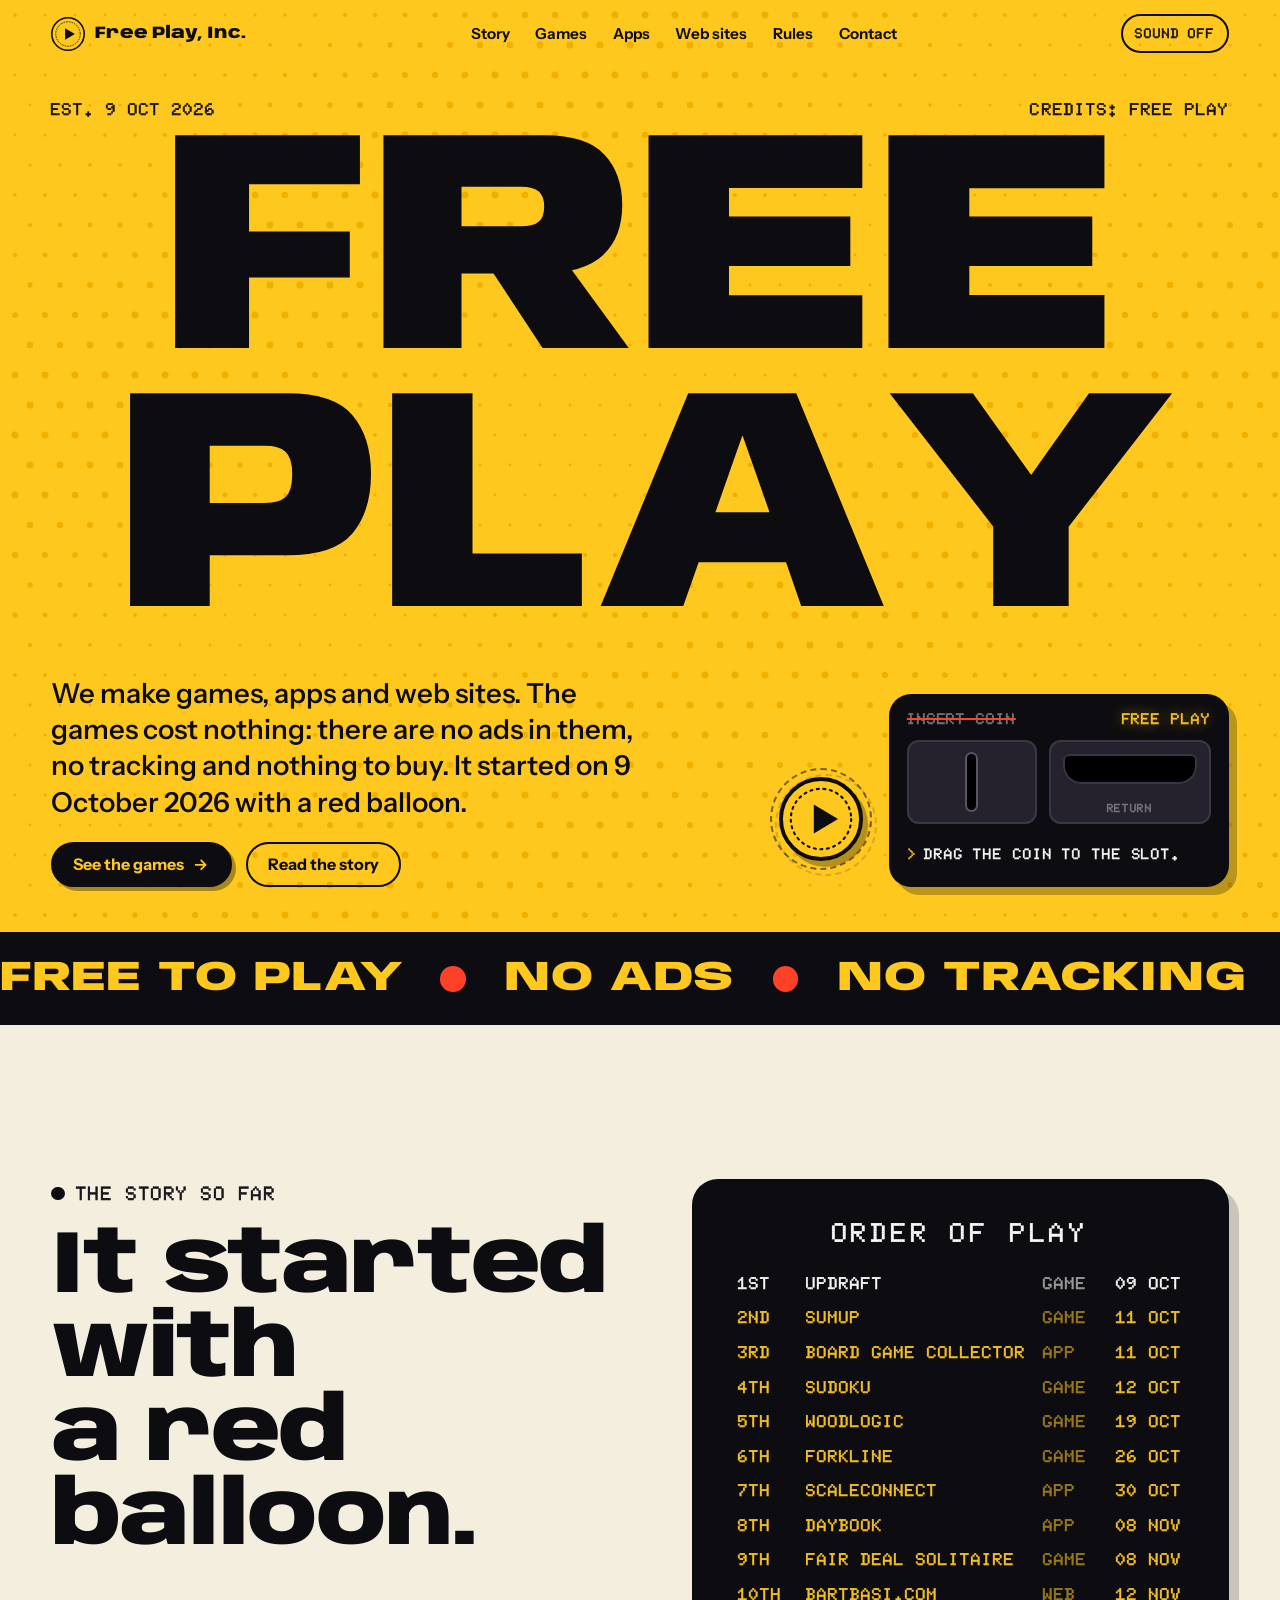
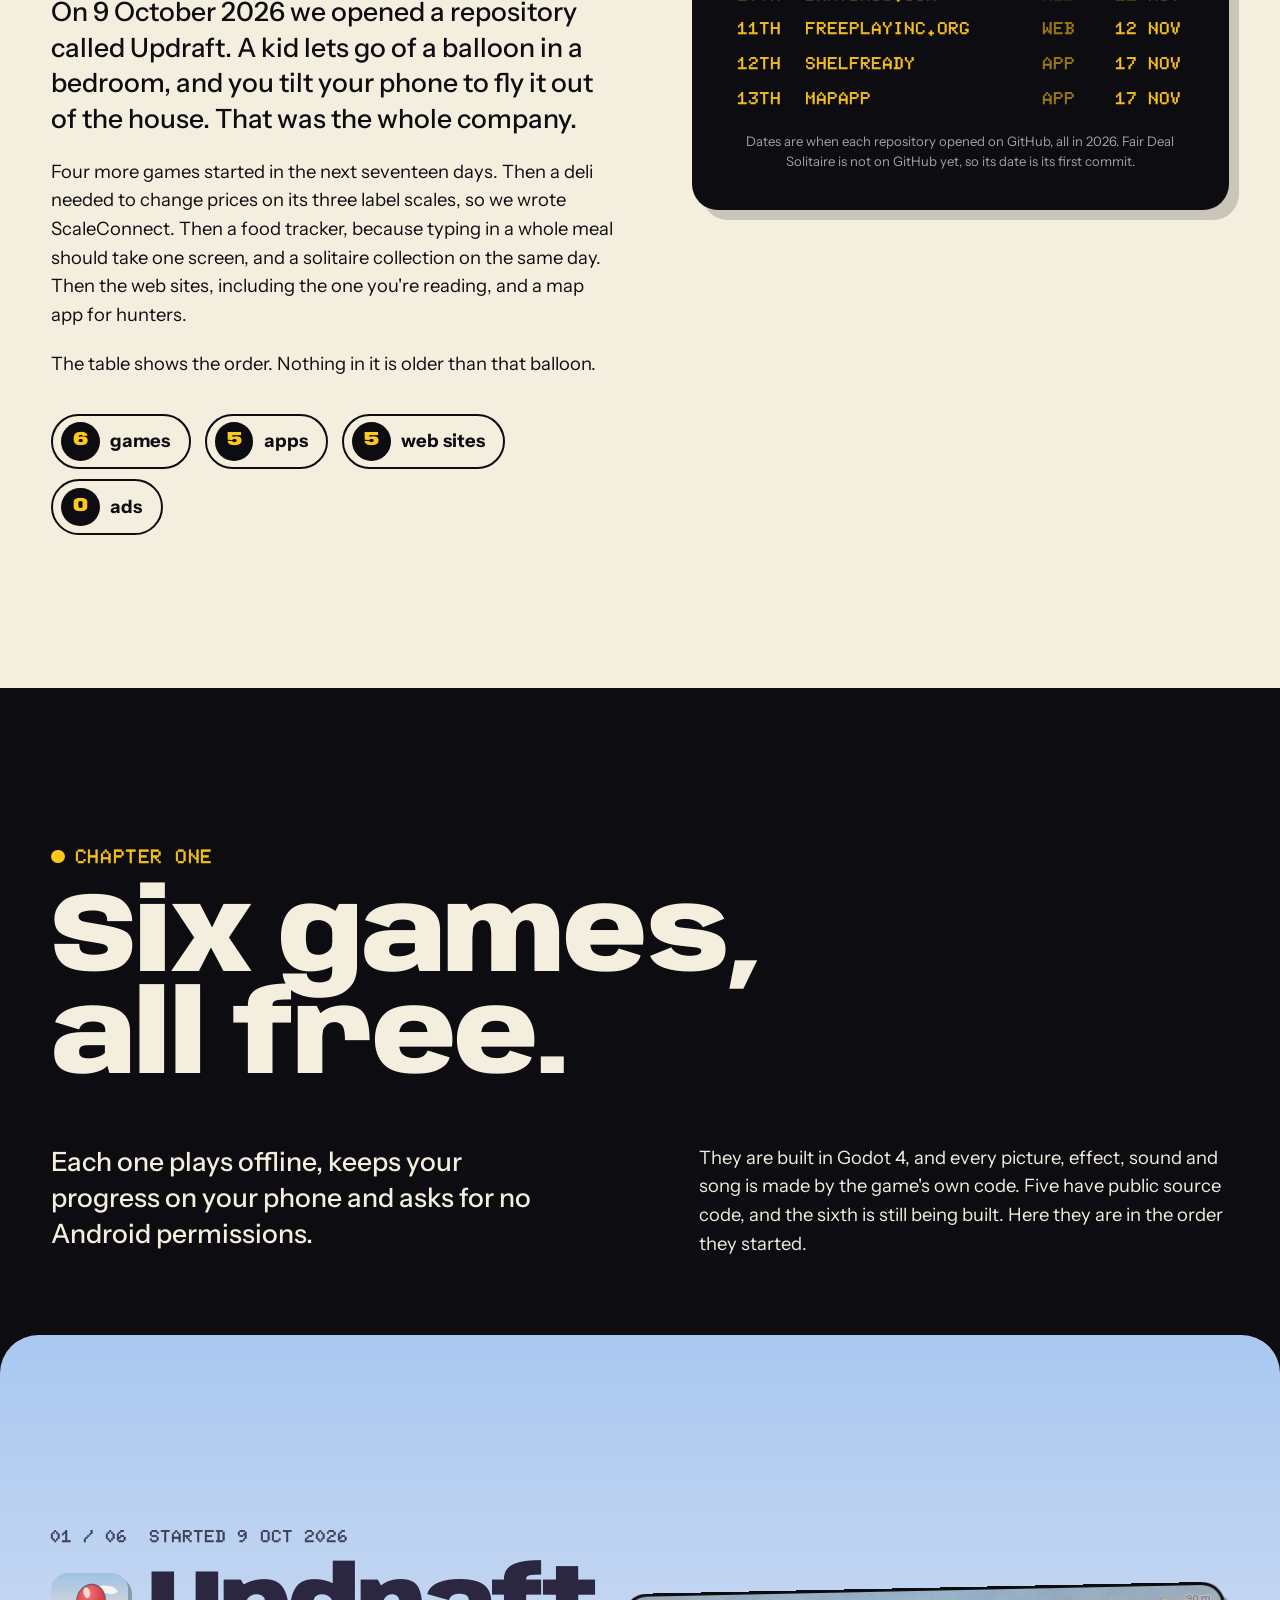
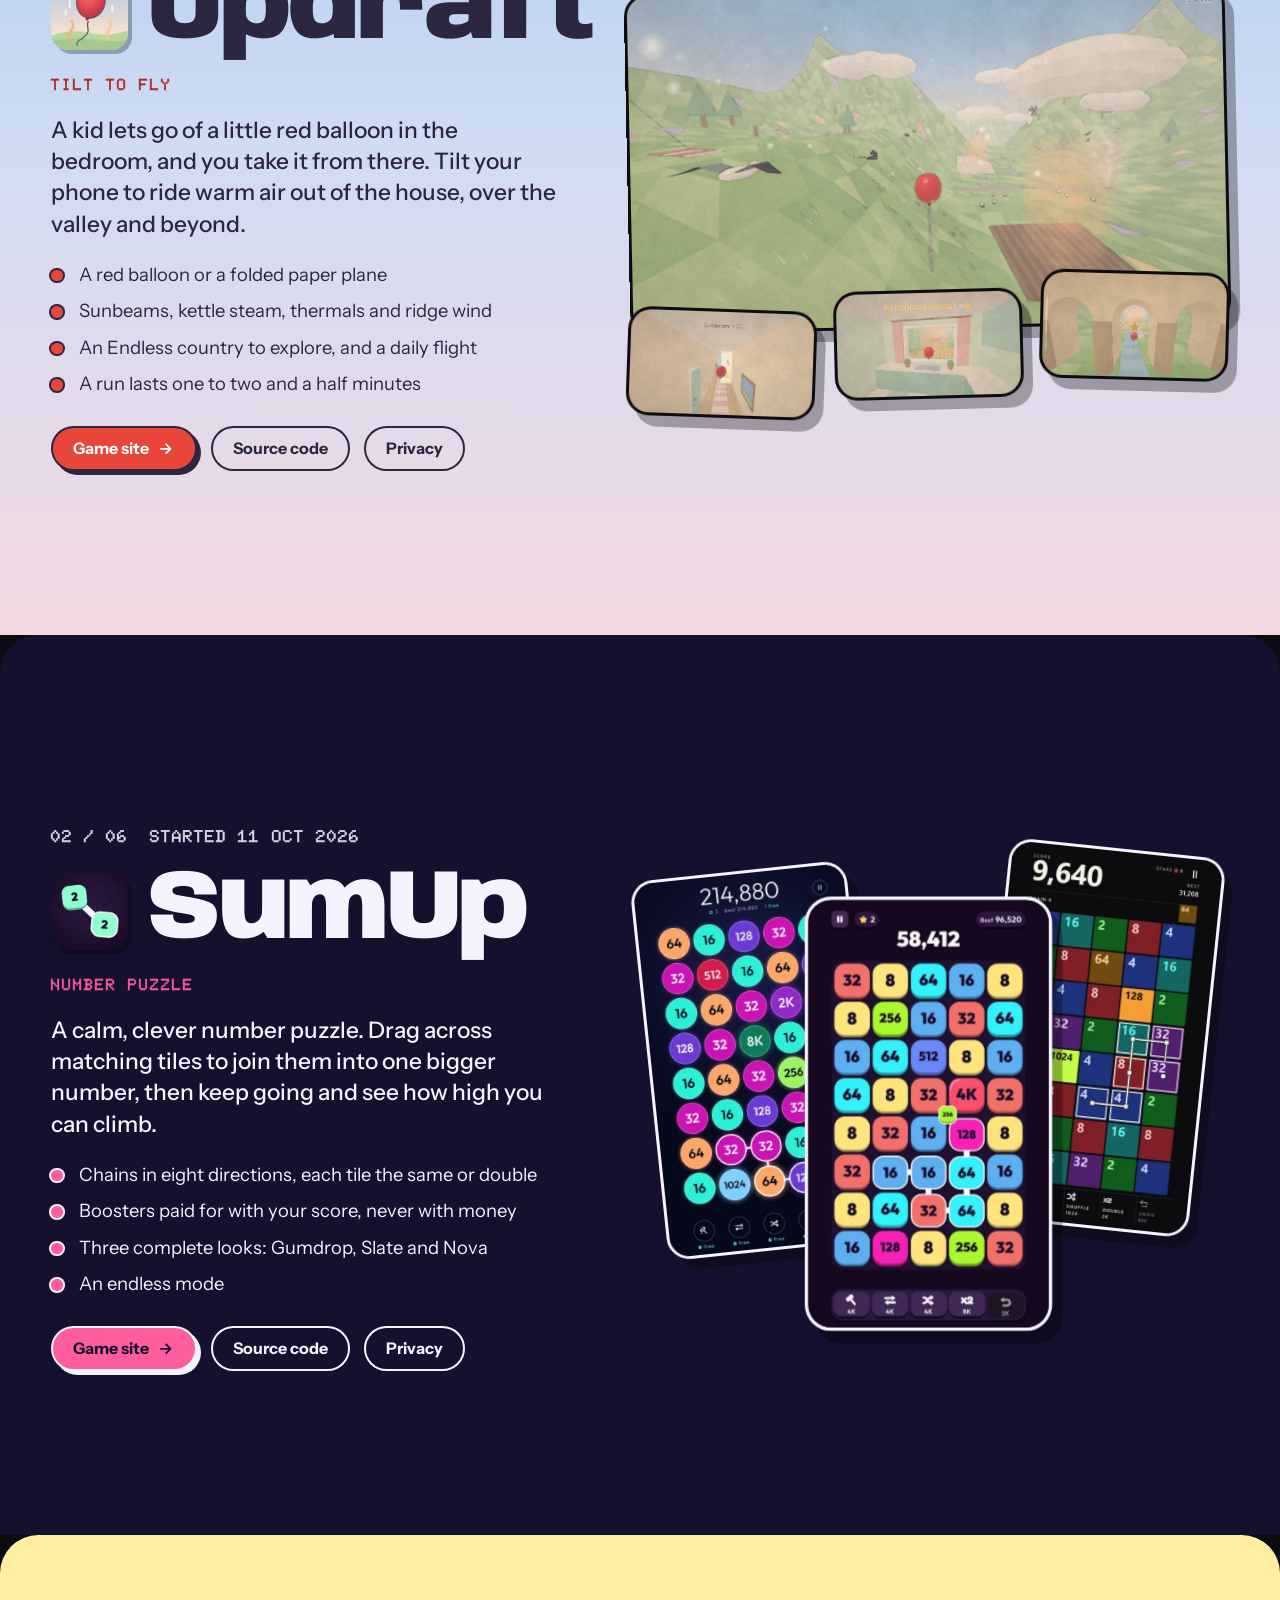
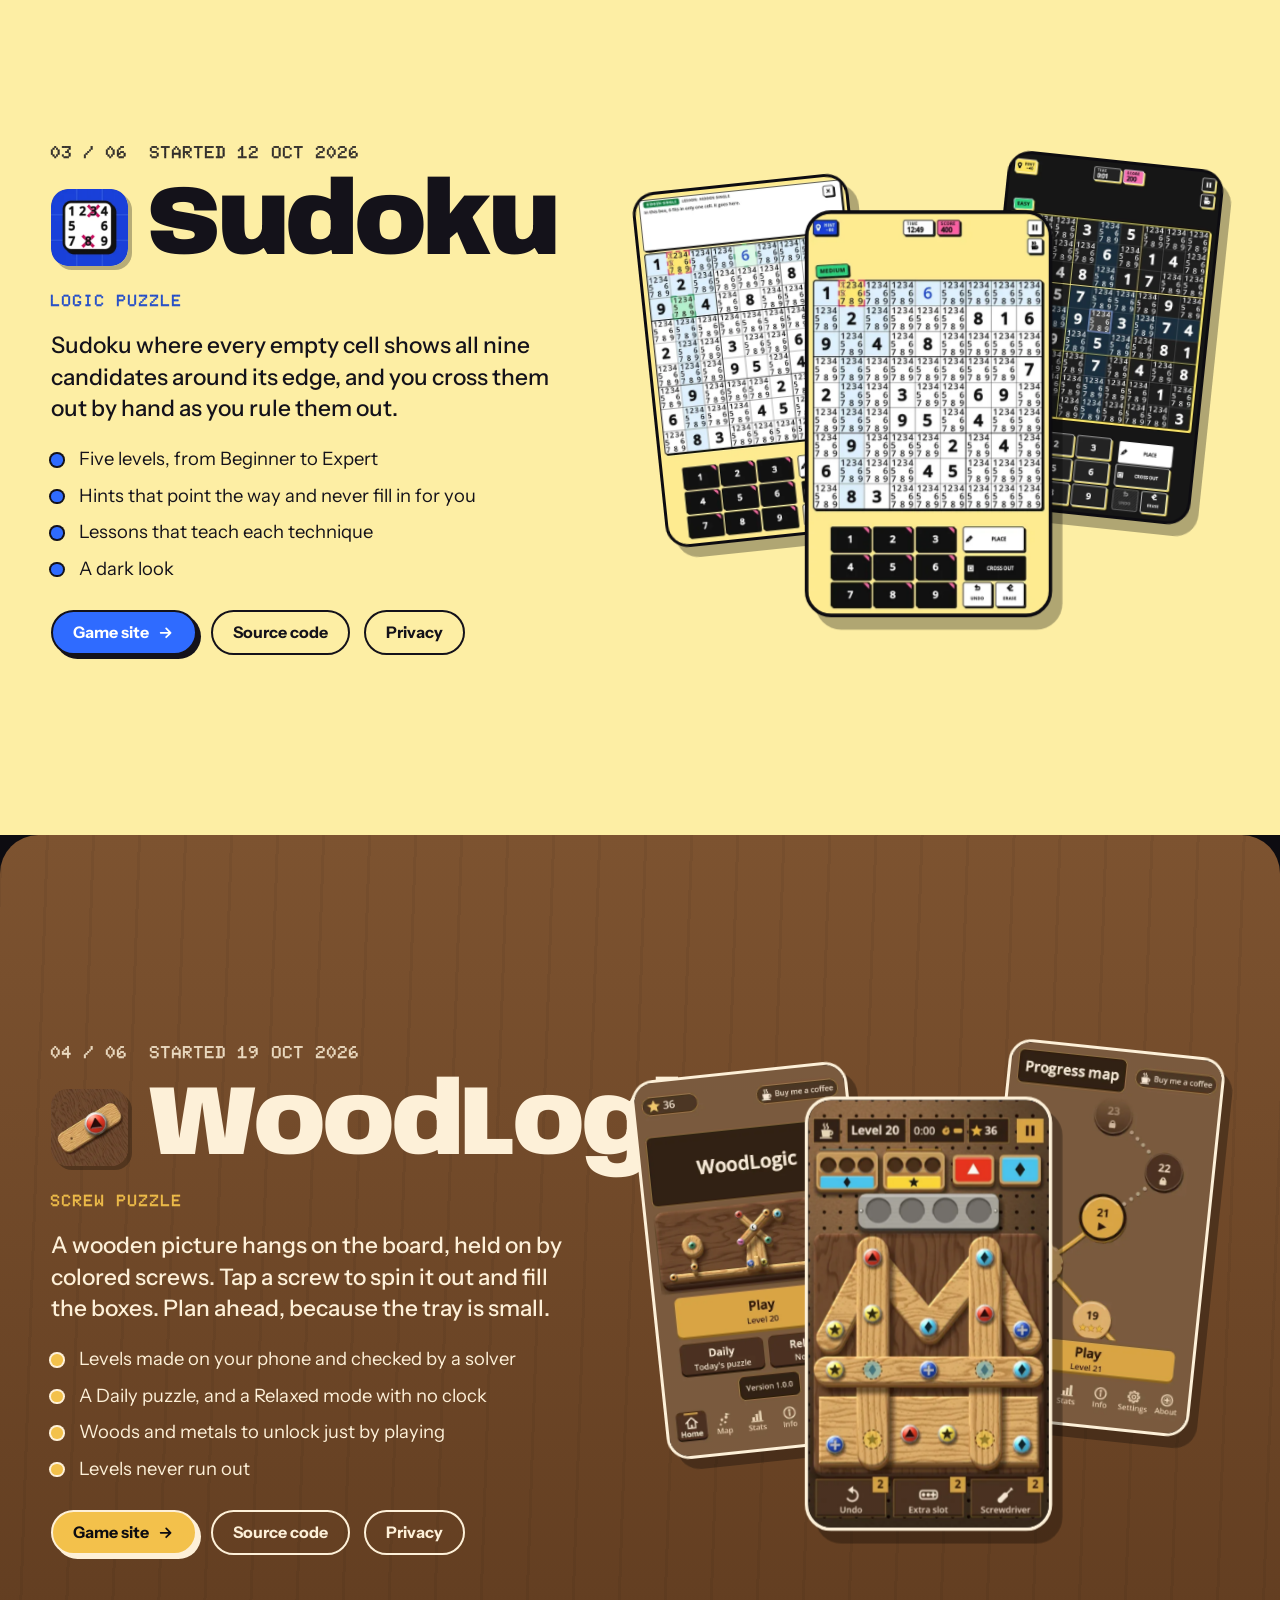
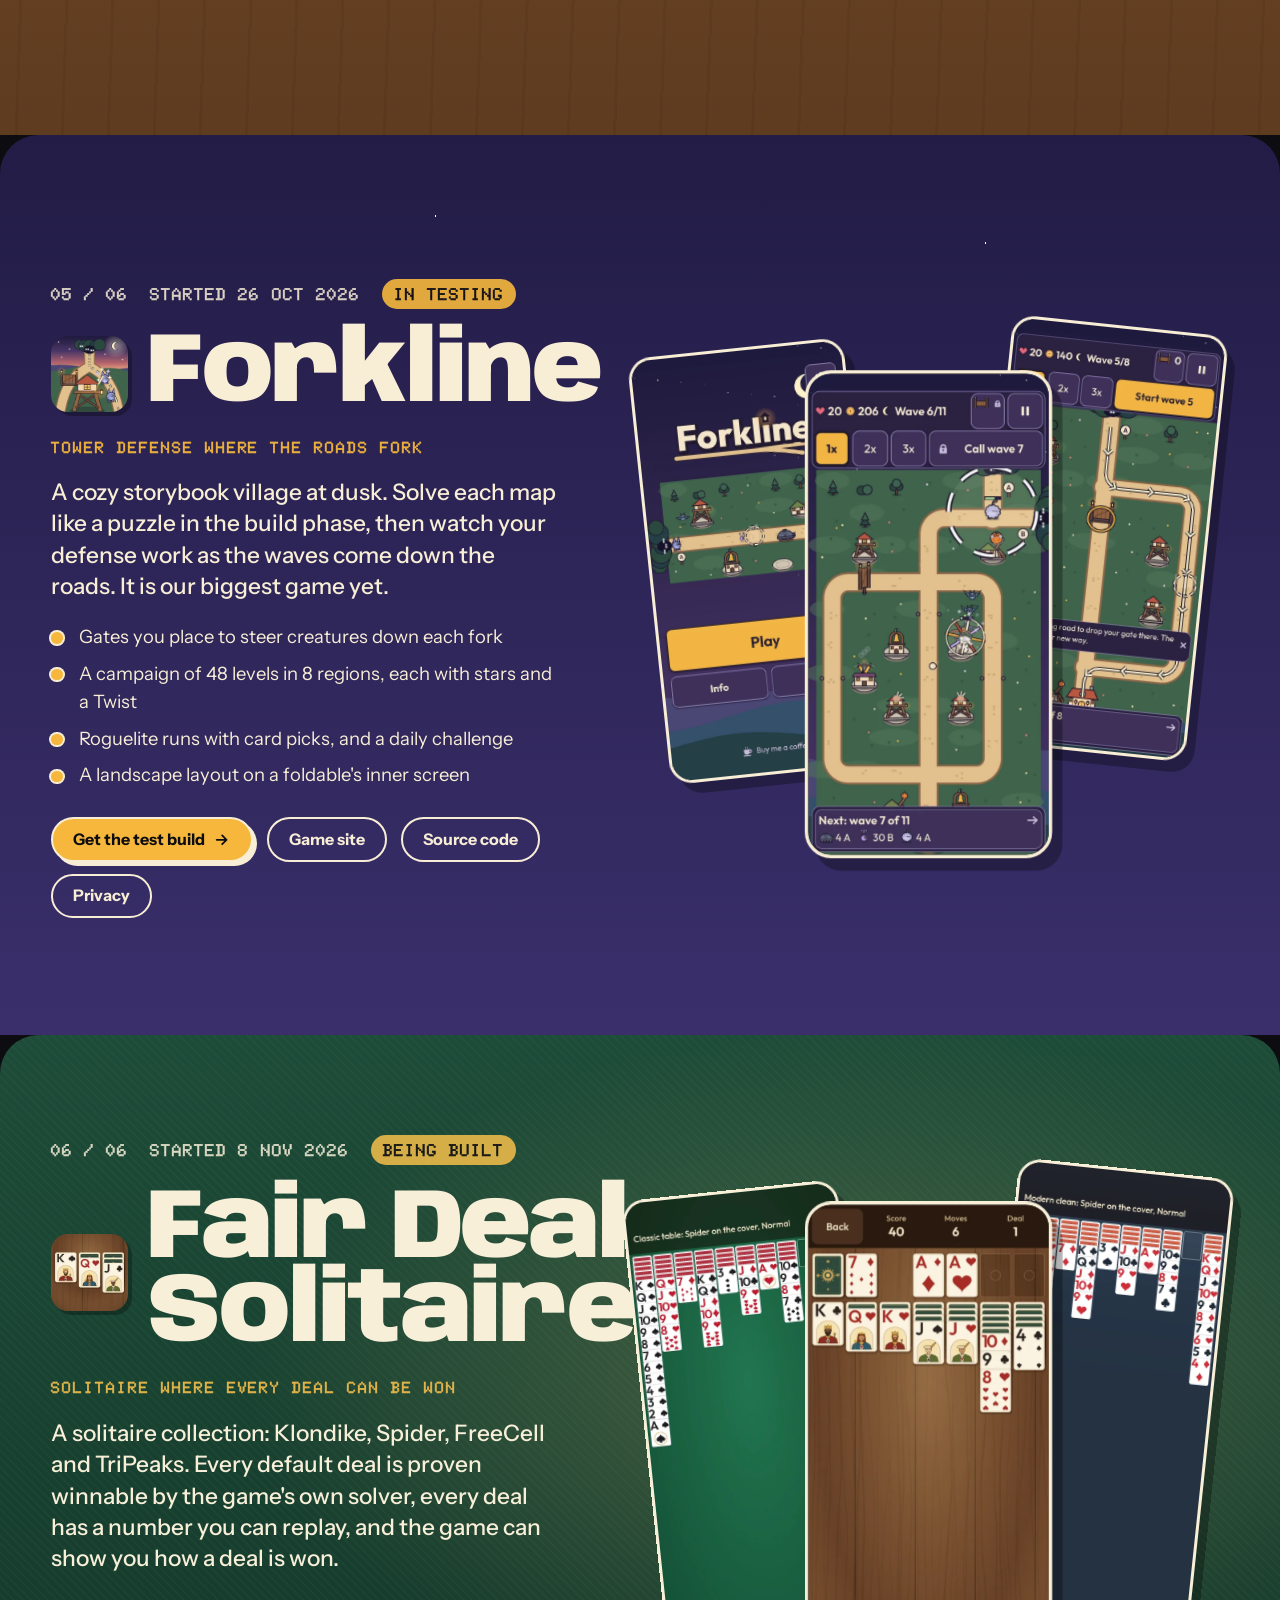
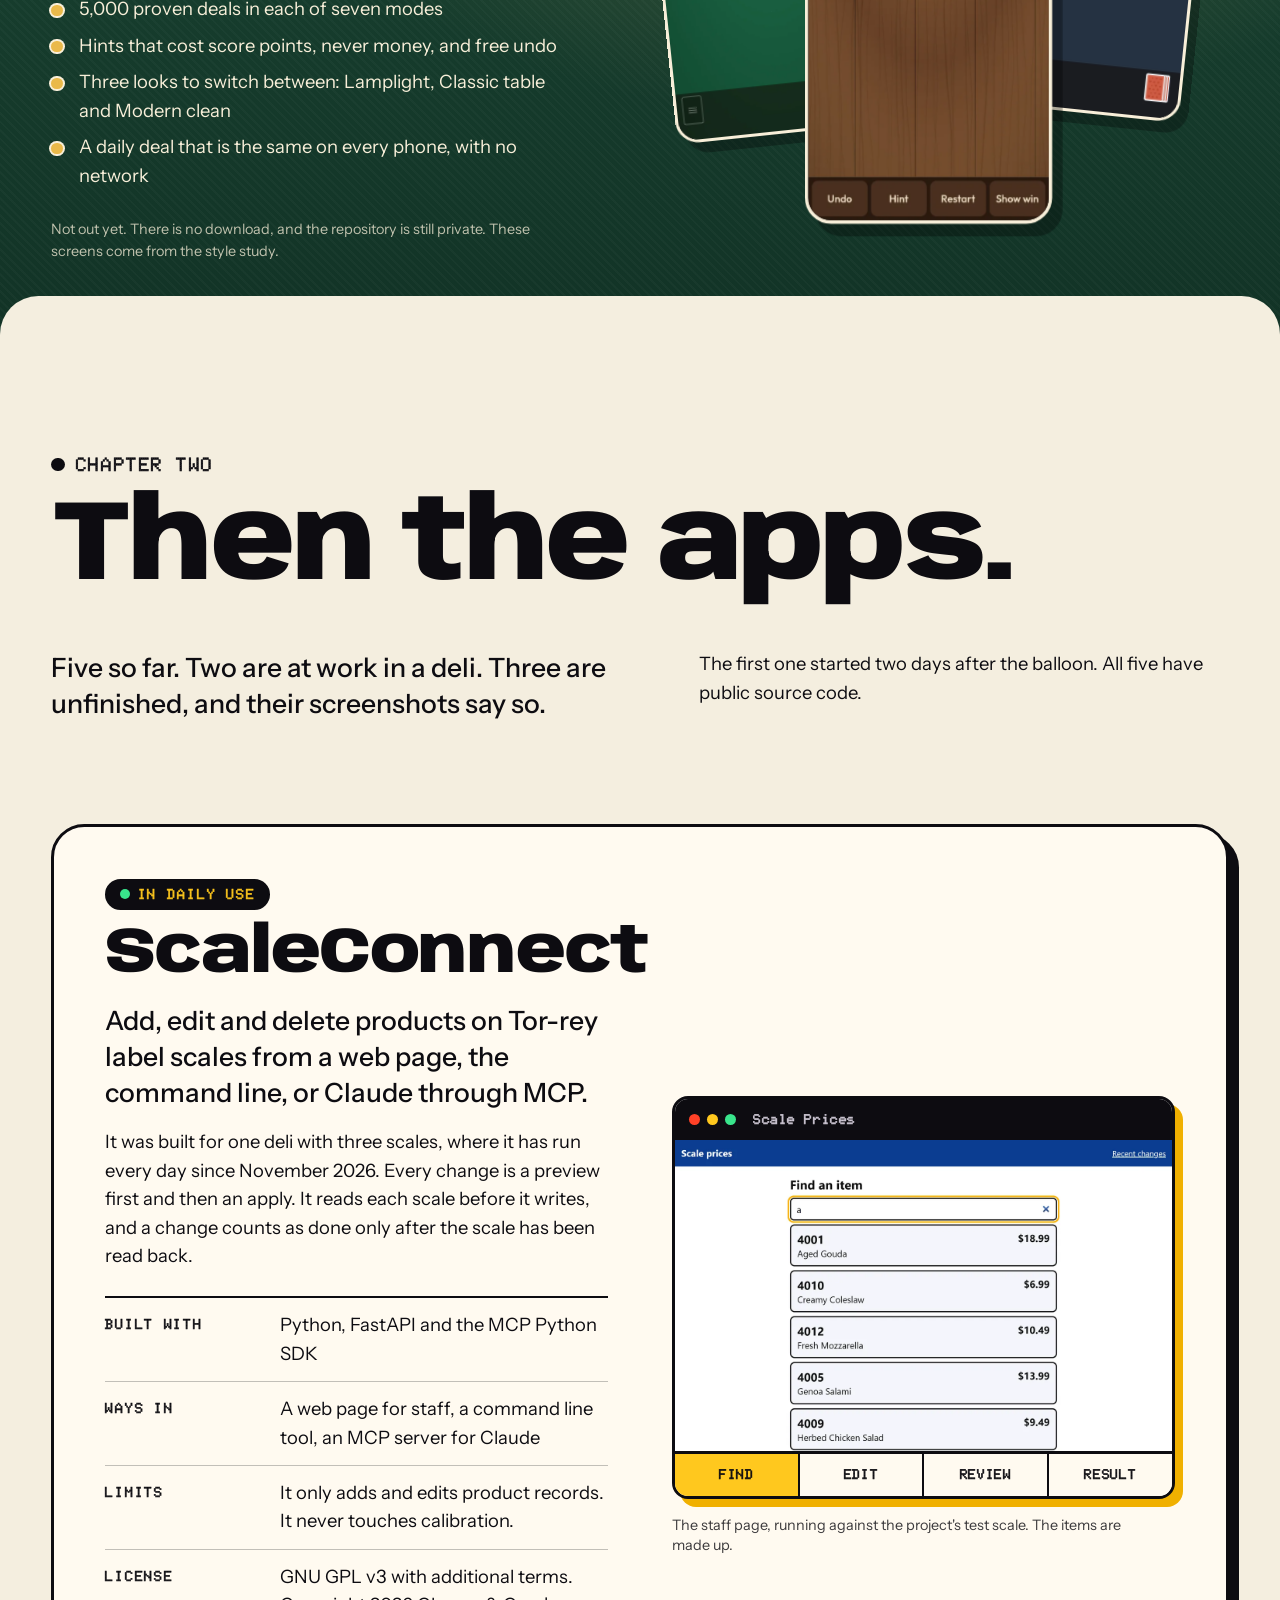
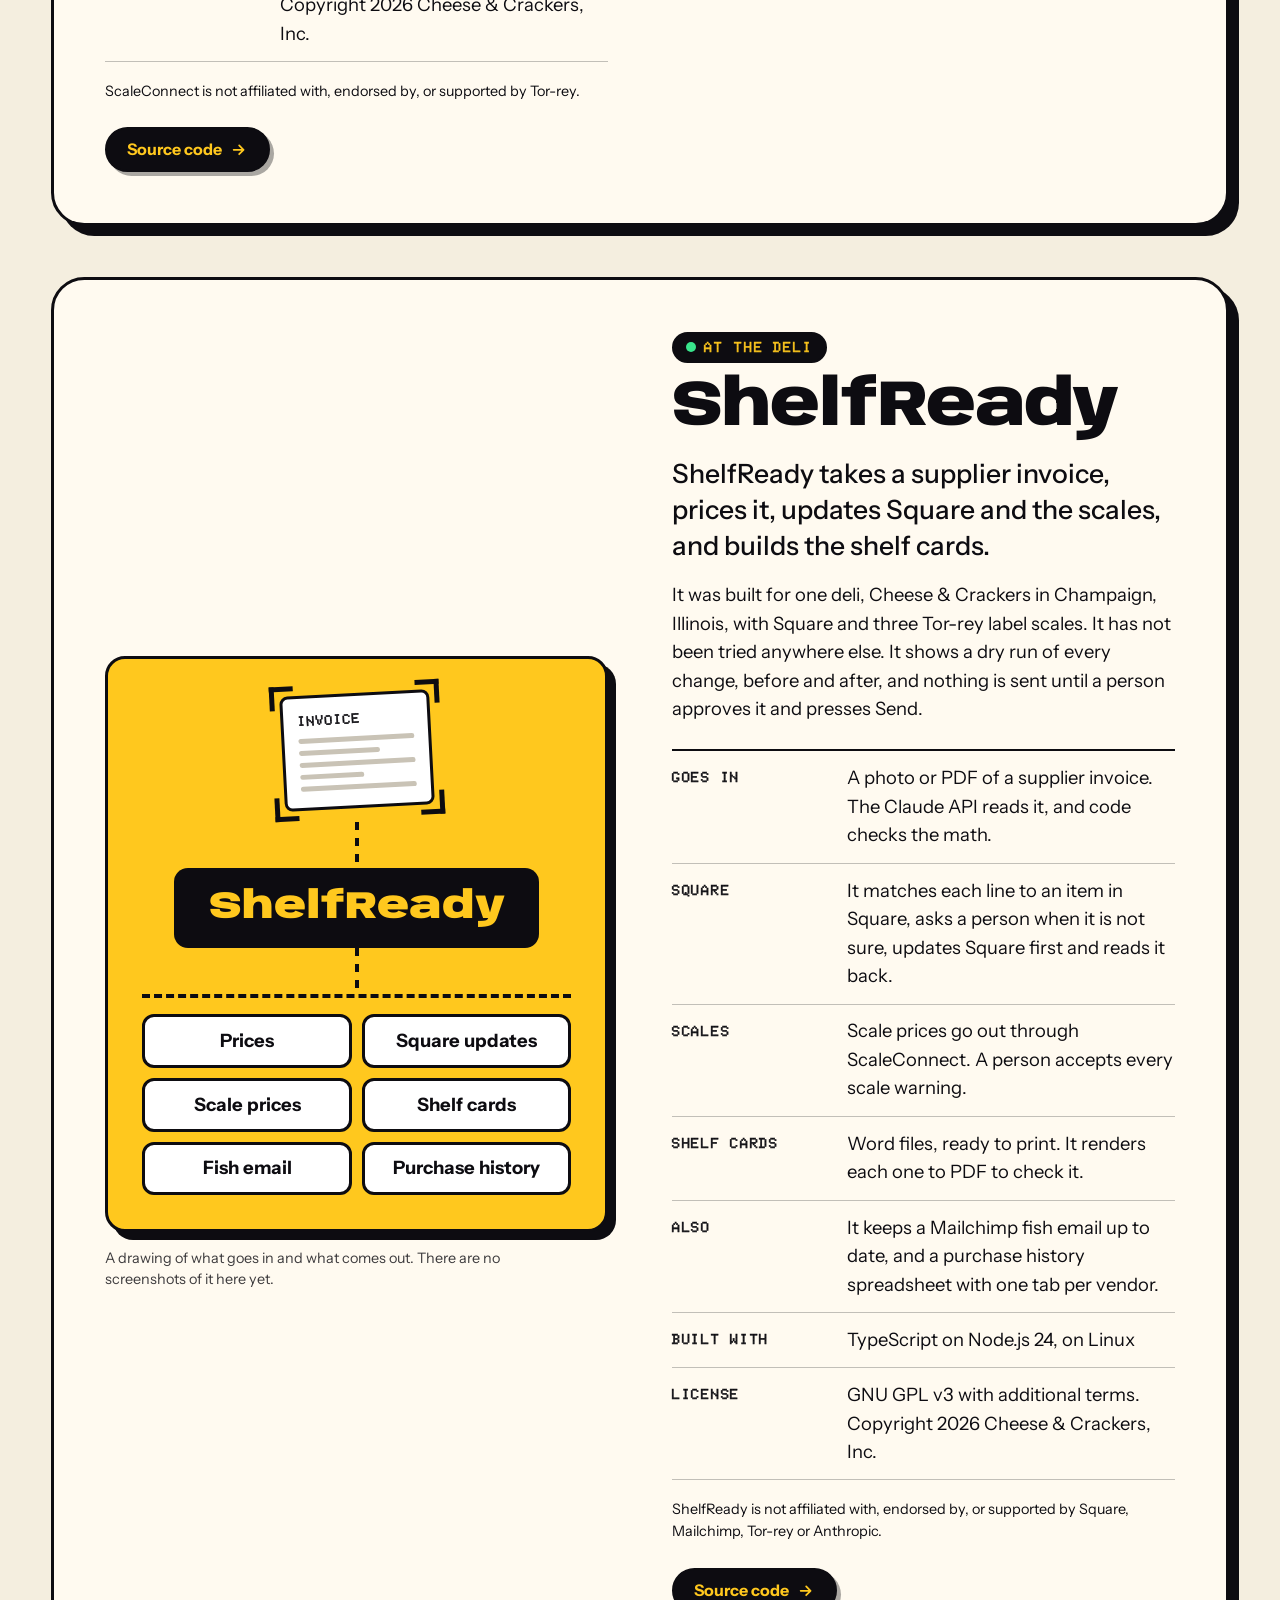
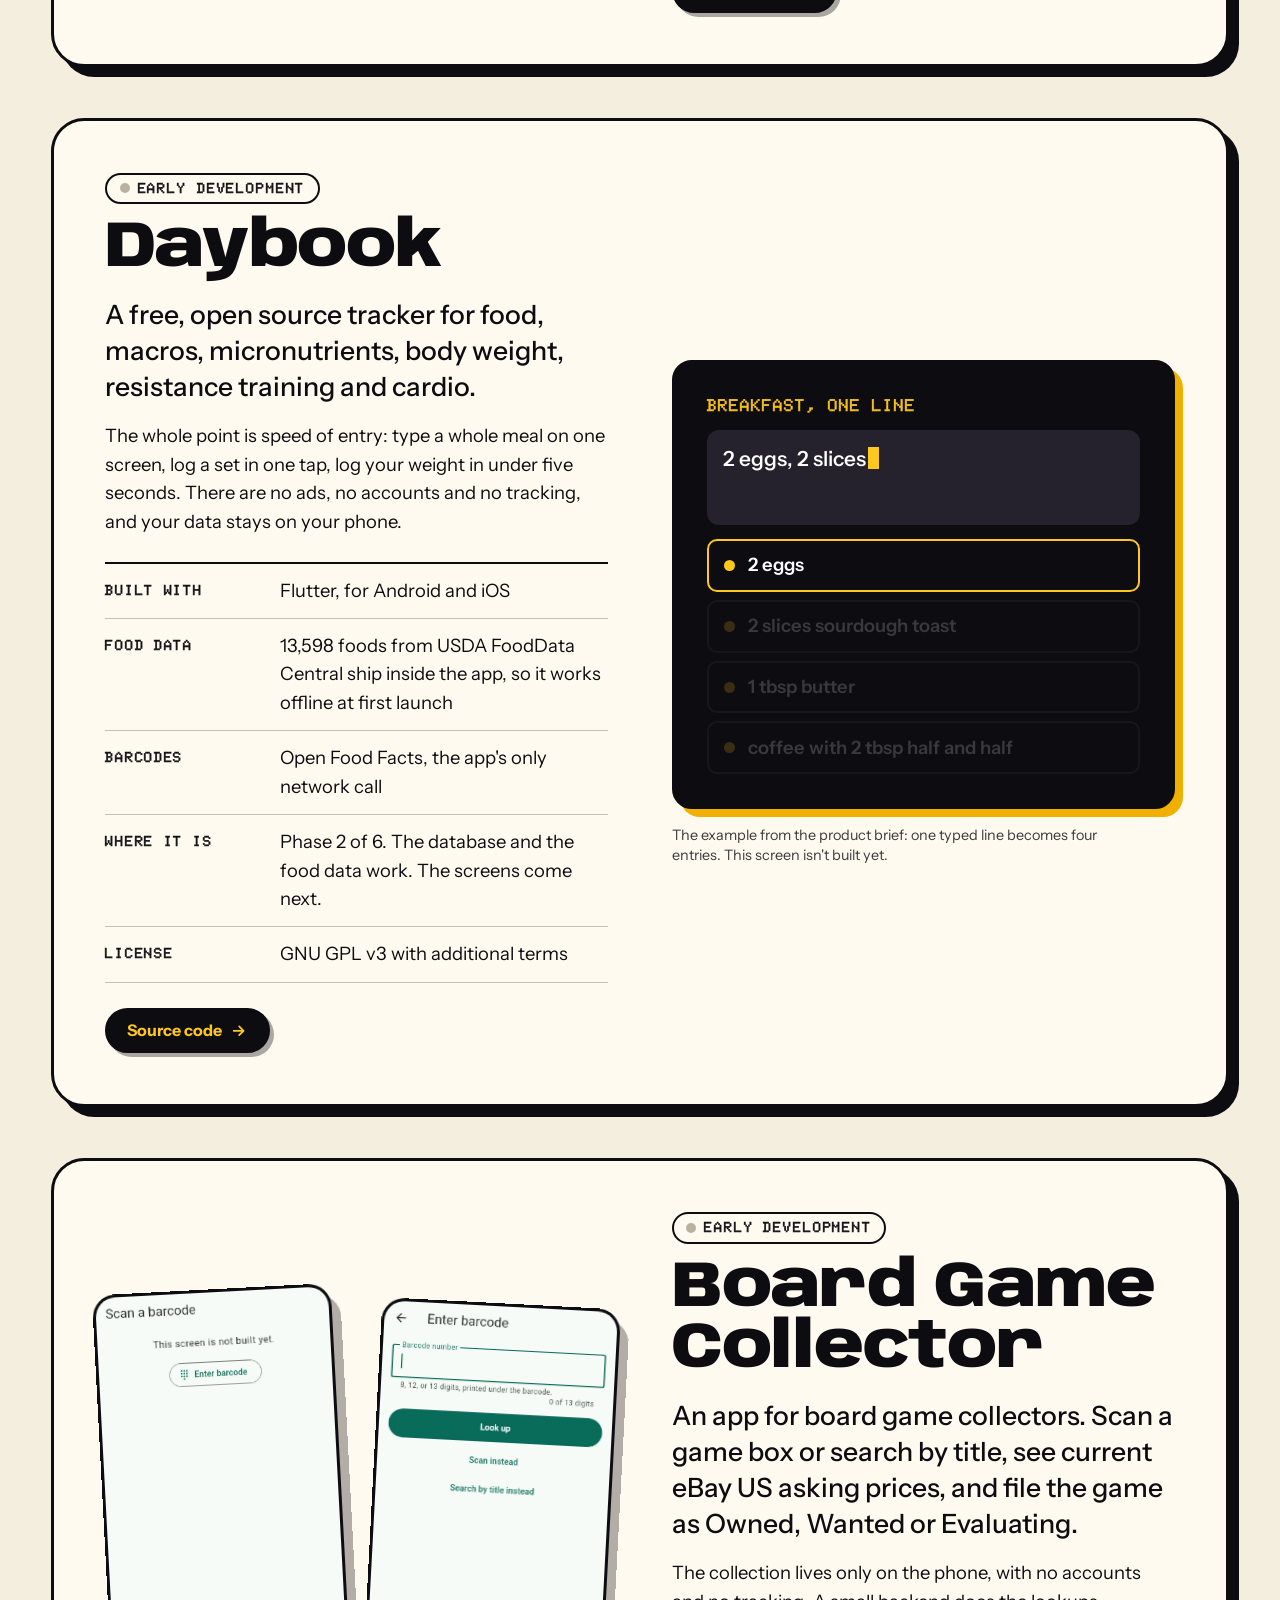
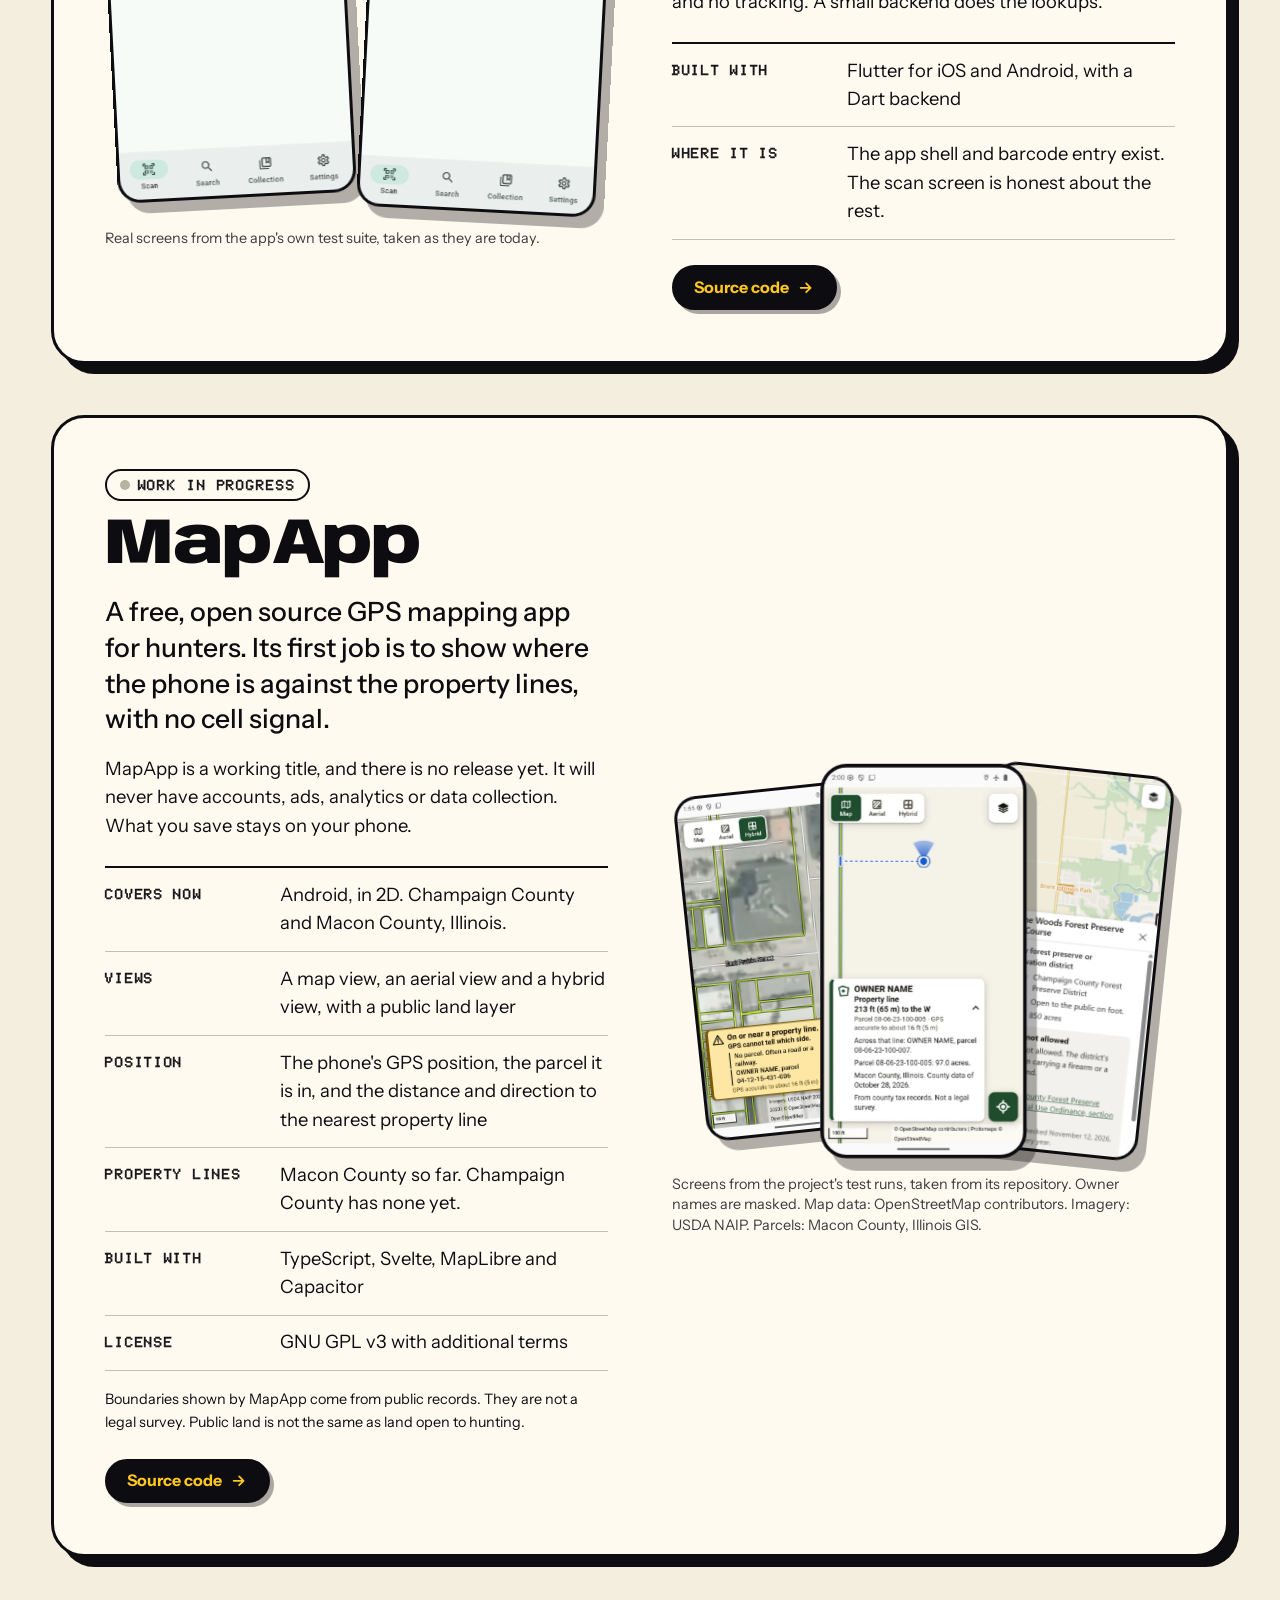
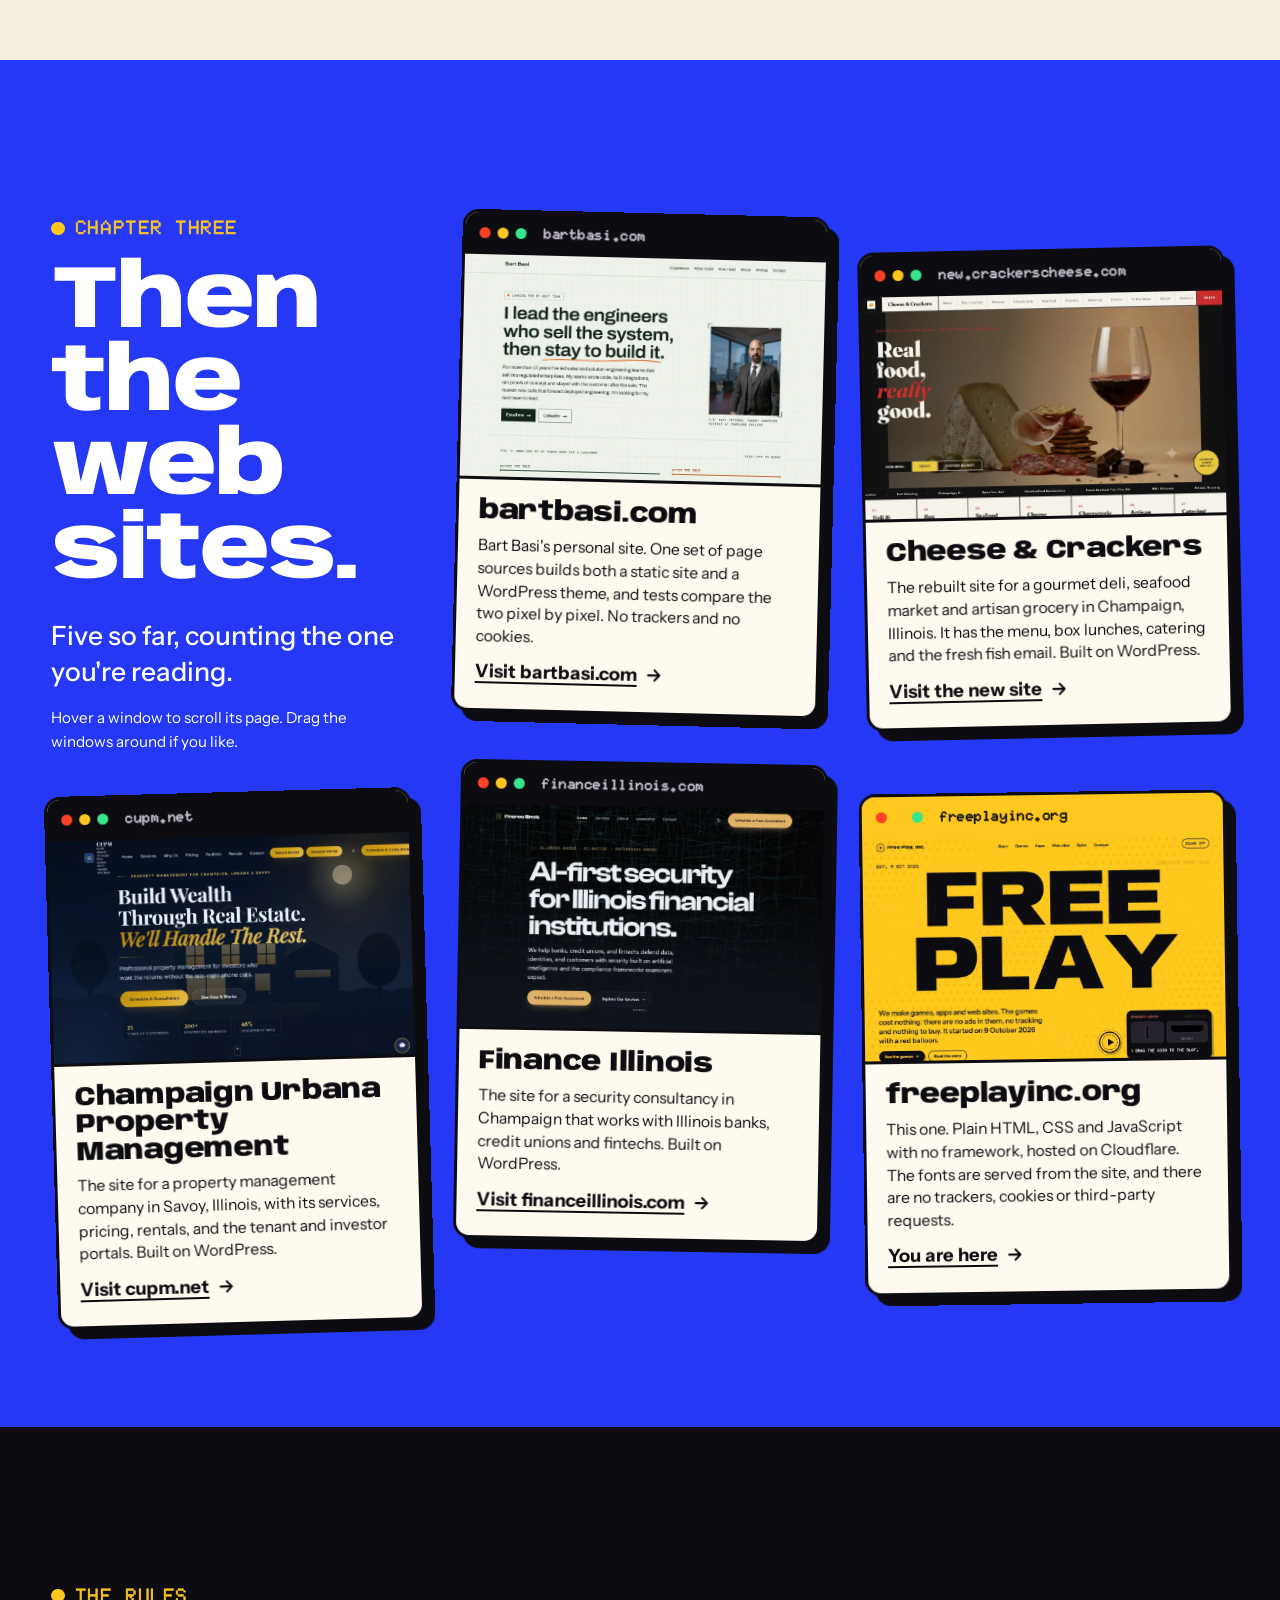
<file: index.html>
<!doctype html>
<html lang="en">
<head>
<meta charset="utf-8">
<meta name="viewport" content="width=device-width, initial-scale=1">
<title>Free Play, Inc. | Free games, apps and web sites</title>
<meta name="description" content="Free Play, Inc. makes free Android games with no ads, no tracking and nothing to buy. It started on 9 October 2026 with a red balloon, and now makes apps and web sites too.">
<link rel="canonical" href="https://freeplayinc.org/">
<meta name="theme-color" content="#ffc81e">
<meta property="og:type" content="website">
<meta property="og:url" content="https://freeplayinc.org/">
<meta property="og:title" content="Free Play, Inc.">
<meta property="og:description" content="Free games for Android with no ads, no tracking and nothing to buy. Apps and web sites too.">
<meta property="og:image" content="https://freeplayinc.org/og.png">
<meta property="og:image:width" content="1200">
<meta property="og:image:height" content="630">
<meta name="twitter:card" content="summary_large_image">
<link rel="icon" href="/favicon.svg" type="image/svg+xml">
<link rel="preload" href="/fonts/anybody-latin-wdth-normal.woff2" as="font" type="font/woff2" crossorigin>
<link rel="preload" href="/fonts/instrument-sans-latin-wdth-normal.woff2" as="font" type="font/woff2" crossorigin>
<link rel="stylesheet" href="/css/site.css">
<script>document.documentElement.classList.add('js');</script>
</head>
<body>
<a class="skip" href="#main">Skip to the content</a>

<svg width="0" height="0" style="position:absolute" aria-hidden="true" focusable="false">
  <symbol id="i-coin" viewBox="0 0 64 64">
    <circle cx="32" cy="32" r="30.5" fill="#ffc81e" stroke="#0d0c11" stroke-width="3"/>
    <circle cx="32" cy="32" r="23" fill="none" stroke="#0d0c11" stroke-width="1.6" stroke-dasharray="1.6 3.4" stroke-linecap="round"/>
    <path d="M26.5 21v22L45 32z" fill="#0d0c11"/>
  </symbol>
  <symbol id="i-arrow" viewBox="0 0 24 24">
    <path d="M5 12h13M12.5 6l6 6-6 6" fill="none" stroke="currentColor" stroke-width="2.4" stroke-linecap="round" stroke-linejoin="round"/>
  </symbol>
</svg>

<header class="head" data-tone="ink">
  <a class="brand" href="#top" aria-label="Free Play, Inc., back to the top">
    <svg class="brand__coin" aria-hidden="true"><use href="#i-coin"/></svg>
    <span>Free Play, Inc.</span>
  </a>
  <nav class="nav" id="nav" aria-label="Sections">
    <a href="#story">Story</a>
    <a href="#games">Games</a>
    <a href="#apps">Apps</a>
    <a href="#web">Web sites</a>
    <a href="#rules">Rules</a>
    <a href="#support">Contact</a>
  </nav>
  <div class="head__tools">
    <button class="chip" id="sound" type="button" aria-pressed="false">Sound off</button>
    <button class="chip chip--menu" id="menu" type="button" aria-expanded="false" aria-controls="nav">Menu</button>
  </div>
</header>

<main id="main">

<!-- Hero -->
<section class="hero" id="top" data-head="ink">
  <canvas class="hero__dots" id="dots" aria-hidden="true"></canvas>
  <div class="hero__in">
    <p class="readout hero__est"><span>Est. 9 Oct 2026</span><span class="blink">Credits: free play</span></p>

    <h1 class="mega" id="mega" aria-label="Free Play, Inc.">
      <span class="mega__line" aria-hidden="true"><span class="l">F</span><span class="l">R</span><span class="l">E</span><span class="l">E</span></span>
      <span class="mega__line" aria-hidden="true"><span class="l">P</span><span class="l">L</span><span class="l">A</span><span class="l">Y</span></span>
    </h1>

    <div class="hero__row">
      <div class="hero__copy">
        <p class="hero__lede">We make games, apps and web sites. The games cost nothing: there are no ads in them, no tracking and nothing to buy. It started on 9 October 2026 with a red balloon.</p>
        <div class="btns">
          <a class="btn btn--solid" href="#games">See the games <svg aria-hidden="true"><use href="#i-arrow"/></svg></a>
          <a class="btn" href="#story">Read the story</a>
        </div>
      </div>

      <div class="arcade" id="arcade">
        <div class="machine">
          <div class="machine__sign readout" aria-hidden="true">
            <span class="machine__old">Insert coin</span>
            <span class="machine__new">Free play</span>
          </div>
          <div class="machine__plate">
            <div class="slot" id="slot"><i></i></div>
            <div class="tray" id="tray"><span class="readout">Return</span></div>
          </div>
          <p class="machine__msg readout" id="coinmsg" aria-live="polite">Drag the coin to the slot.</p>
        </div>
        <button class="coin" id="coin" type="button" aria-label="Insert the coin">
          <svg aria-hidden="true"><use href="#i-coin"/></svg>
        </button>
      </div>
    </div>
  </div>
</section>

<!-- Ticker -->
<div class="ticker" aria-hidden="true">
  <div class="ticker__track">
    <span>Free to play</span><i></i><span>No ads</span><i></i><span>No tracking</span><i></i><span>Nothing to buy</span><i></i><span>Works offline</span><i></i><span>Open source</span><i></i><span>Made in code</span><i></i>
    <span>Free to play</span><i></i><span>No ads</span><i></i><span>No tracking</span><i></i><span>Nothing to buy</span><i></i><span>Works offline</span><i></i><span>Open source</span><i></i><span>Made in code</span><i></i>
  </div>
</div>

<!-- Story -->
<section class="story" id="story" data-head="ink">
  <div class="wrap story__grid">
    <div class="story__text">
      <p class="eyebrow" data-rv>The story so far</p>
      <h2 class="h2" data-rv>It started with a red balloon.</h2>
      <p class="big" data-rv>On 9 October 2026 we opened a repository called Updraft. A kid lets go of a balloon in a bedroom, and you tilt your phone to fly it out of the house. That was the whole company.</p>
      <p data-rv>Four more games started in the next seventeen days. Then a deli needed to change prices on its three label scales, so we wrote ScaleConnect. Then a food tracker, because typing in a whole meal should take one screen, and a solitaire collection on the same day. Then the web sites, including the one you're reading, and a map app for hunters.</p>
      <p data-rv>The table shows the order. Nothing in it is older than that balloon.</p>
      <ul class="tally" data-rv>
        <li><b>6</b> games</li>
        <li><b>5</b> apps</li>
        <li><b>5</b> web sites</li>
        <li><b>0</b> ads</li>
      </ul>
    </div>

    <div class="scores" data-rv>
      <p class="scores__title readout">Order of play</p>
      <ol class="scores__list readout">
        <li><a href="#updraft"><span>1st</span><span>Updraft</span><span>Game</span><time datetime="2026-10-09">09 Oct</time></a></li>
        <li><a href="#sumup"><span>2nd</span><span>SumUp</span><span>Game</span><time datetime="2026-10-11">11 Oct</time></a></li>
        <li><a href="#boardgames"><span>3rd</span><span>Board Game Collector</span><span>App</span><time datetime="2026-10-11">11 Oct</time></a></li>
        <li><a href="#sudoku"><span>4th</span><span>Sudoku</span><span>Game</span><time datetime="2026-10-12">12 Oct</time></a></li>
        <li><a href="#woodlogic"><span>5th</span><span>WoodLogic</span><span>Game</span><time datetime="2026-10-19">19 Oct</time></a></li>
        <li><a href="#forkline"><span>6th</span><span>Forkline</span><span>Game</span><time datetime="2026-10-26">26 Oct</time></a></li>
        <li><a href="#scaleconnect"><span>7th</span><span>ScaleConnect</span><span>App</span><time datetime="2026-10-30">30 Oct</time></a></li>
        <li><a href="#daybook"><span>8th</span><span>Daybook</span><span>App</span><time datetime="2026-11-08">08 Nov</time></a></li>
        <li><a href="#fairdeal"><span>9th</span><span>Fair Deal Solitaire</span><span>Game</span><time datetime="2026-11-08">08 Nov</time></a></li>
        <li><a href="#web"><span>10th</span><span>bartbasi.com</span><span>Web</span><time datetime="2026-11-12">12 Nov</time></a></li>
        <li><a href="#web"><span>11th</span><span>freeplayinc.org</span><span>Web</span><time datetime="2026-11-12">12 Nov</time></a></li>
        <li><a href="#shelfready"><span>12th</span><span>ShelfReady</span><span>App</span><time datetime="2026-11-17">17 Nov</time></a></li>
        <li><a href="#mapapp"><span>13th</span><span>MapApp</span><span>App</span><time datetime="2026-11-17">17 Nov</time></a></li>
      </ol>
      <p class="scores__note">Dates are when each repository opened on GitHub, all in 2026. Fair Deal Solitaire is not on GitHub yet, so its date is its first commit.</p>
    </div>
  </div>
</section>

<!-- Games -->
<section class="chapter chapter--games" id="games" data-head="light">
  <div class="wrap">
    <p class="eyebrow" data-rv>Chapter one</p>
    <h2 class="h2 h2--xl" data-rv>Six games, all free.</h2>
    <div class="chapter__cols">
      <p class="big" data-rv>Each one plays offline, keeps your progress on your phone and asks for no Android permissions.</p>
      <p data-rv>They are built in Godot 4, and every picture, effect, sound and song is made by the game's own code. Five have public source code, and the sixth is still being built. Here they are in the order they started.</p>
    </div>
  </div>
</section>

<div class="stack" id="stack">

  <article class="game game--updraft" id="updraft" data-head="ink">
    <div class="game__card">
      <div class="game__in">
        <div class="game__info">
          <p class="game__meta readout"><span>01 / 06</span><span>Started 9 Oct 2026</span></p>
          <div class="game__name">
            <img class="game__icon" src="/img/updraft/icon.webp" width="192" height="192" alt="">
            <h3>Updraft</h3>
          </div>
          <p class="tag">Tilt to fly</p>
          <p class="game__lede">A kid lets go of a little red balloon in the bedroom, and you take it from there. Tilt your phone to ride warm air out of the house, over the valley and beyond.</p>
          <ul class="feats">
            <li>A red balloon or a folded paper plane</li>
            <li>Sunbeams, kettle steam, thermals and ridge wind</li>
            <li>An Endless country to explore, and a daily flight</li>
            <li>A run lasts one to two and a half minutes</li>
          </ul>
          <div class="btns">
            <a class="btn btn--solid" href="https://bartbasi.github.io/Updraft/">Game site <svg aria-hidden="true"><use href="#i-arrow"/></svg></a>
            <a class="btn" href="https://github.com/bartbasi/Updraft">Source code</a>
            <a class="btn" href="https://bartbasi.github.io/Updraft/privacy-policy/">Privacy</a>
          </div>
        </div>
        <div class="shots shots--land">
          <figure class="shot" data-speed="-30"><img src="/img/updraft/valley.webp" width="1280" height="720" loading="lazy" alt="Updraft: the red balloon rising over a green valley, with a gull alongside."></figure>
          <figure class="shot" data-speed="20"><img src="/img/updraft/sunbeam.webp" width="1280" height="720" loading="lazy" alt="Updraft: the balloon riding a sunbeam down a long hallway."></figure>
          <figure class="shot" data-speed="45"><img src="/img/updraft/kettle.webp" width="1280" height="720" loading="lazy" alt="Updraft: the balloon leaving through the kitchen window on kettle steam."></figure>
          <figure class="shot" data-speed="70"><img src="/img/updraft/viaduct.webp" width="1280" height="720" loading="lazy" alt="Updraft: the balloon flying under the arches of a viaduct toward a star."></figure>
        </div>
      </div>
    </div>
  </article>

  <article class="game game--sumup" id="sumup" data-head="light">
    <div class="game__card">
      <div class="game__in">
        <div class="game__info">
          <p class="game__meta readout"><span>02 / 06</span><span>Started 11 Oct 2026</span></p>
          <div class="game__name">
            <img class="game__icon" src="/img/sumup/icon.webp" width="192" height="192" alt="">
            <h3>SumUp</h3>
          </div>
          <p class="tag">Number puzzle</p>
          <p class="game__lede">A calm, clever number puzzle. Drag across matching tiles to join them into one bigger number, then keep going and see how high you can climb.</p>
          <ul class="feats">
            <li>Chains in eight directions, each tile the same or double</li>
            <li>Boosters paid for with your score, never with money</li>
            <li>Three complete looks: Gumdrop, Slate and Nova</li>
            <li>An endless mode</li>
          </ul>
          <div class="btns">
            <a class="btn btn--solid" href="https://bartbasi.github.io/SumUp/">Game site <svg aria-hidden="true"><use href="#i-arrow"/></svg></a>
            <a class="btn" href="https://github.com/bartbasi/SumUp">Source code</a>
            <a class="btn" href="https://bartbasi.github.io/SumUp/privacy/">Privacy</a>
          </div>
        </div>
        <div class="shots">
          <figure class="shot" data-speed="50"><img src="/img/sumup/nova.webp" width="540" height="960" loading="lazy" alt="SumUp in the Nova look, with round glowing tiles."></figure>
          <figure class="shot" data-speed="-20"><img src="/img/sumup/chain.webp" width="540" height="960" loading="lazy" alt="SumUp in the Gumdrop look: a chain of matching tiles being joined."></figure>
          <figure class="shot" data-speed="80"><img src="/img/sumup/slate.webp" width="540" height="960" loading="lazy" alt="SumUp in the Slate look, with flat square tiles."></figure>
        </div>
      </div>
    </div>
  </article>

  <article class="game game--sudoku" id="sudoku" data-head="ink">
    <div class="game__card">
      <div class="game__in">
        <div class="game__info">
          <p class="game__meta readout"><span>03 / 06</span><span>Started 12 Oct 2026</span></p>
          <div class="game__name">
            <img class="game__icon" src="/img/sudoku/icon.webp" width="192" height="192" alt="">
            <h3>Sudoku</h3>
          </div>
          <p class="tag">Logic puzzle</p>
          <p class="game__lede">Sudoku where every empty cell shows all nine candidates around its edge, and you cross them out by hand as you rule them out.</p>
          <ul class="feats">
            <li>Five levels, from Beginner to Expert</li>
            <li>Hints that point the way and never fill in for you</li>
            <li>Lessons that teach each technique</li>
            <li>A dark look</li>
          </ul>
          <div class="btns">
            <a class="btn btn--solid" href="https://bartbasi.github.io/Sudoku/">Game site <svg aria-hidden="true"><use href="#i-arrow"/></svg></a>
            <a class="btn" href="https://github.com/bartbasi/Sudoku">Source code</a>
            <a class="btn" href="https://bartbasi.github.io/Sudoku/privacy/">Privacy</a>
          </div>
        </div>
        <div class="shots">
          <figure class="shot" data-speed="50"><img src="/img/sudoku/hint.webp" width="540" height="898" loading="lazy" alt="Sudoku showing a lesson hint: in this box, 6 fits in only one cell."></figure>
          <figure class="shot" data-speed="-20"><img src="/img/sudoku/play.webp" width="540" height="898" loading="lazy" alt="Sudoku in the light look: candidates around each cell, some crossed out."></figure>
          <figure class="shot" data-speed="80"><img src="/img/sudoku/play-dark.webp" width="540" height="898" loading="lazy" alt="Sudoku in the dark look."></figure>
        </div>
      </div>
    </div>
  </article>

  <article class="game game--woodlogic" id="woodlogic" data-head="light">
    <div class="game__card">
      <div class="game__in">
        <div class="game__info">
          <p class="game__meta readout"><span>04 / 06</span><span>Started 19 Oct 2026</span></p>
          <div class="game__name">
            <img class="game__icon" src="/img/woodlogic/icon.webp" width="192" height="192" alt="">
            <h3>WoodLogic</h3>
          </div>
          <p class="tag">Screw puzzle</p>
          <p class="game__lede">A wooden picture hangs on the board, held on by colored screws. Tap a screw to spin it out and fill the boxes. Plan ahead, because the tray is small.</p>
          <ul class="feats">
            <li>Levels made on your phone and checked by a solver</li>
            <li>A Daily puzzle, and a Relaxed mode with no clock</li>
            <li>Woods and metals to unlock just by playing</li>
            <li>Levels never run out</li>
          </ul>
          <div class="btns">
            <a class="btn btn--solid" href="https://bartbasi.github.io/WoodLogic/">Game site <svg aria-hidden="true"><use href="#i-arrow"/></svg></a>
            <a class="btn" href="https://github.com/bartbasi/WoodLogic">Source code</a>
            <a class="btn" href="https://bartbasi.github.io/WoodLogic/privacy-policy/">Privacy</a>
          </div>
        </div>
        <div class="shots">
          <figure class="shot" data-speed="50"><img src="/img/woodlogic/home.webp" width="540" height="960" loading="lazy" alt="WoodLogic home screen with Play, Daily and Relaxed."></figure>
          <figure class="shot" data-speed="-20"><img src="/img/woodlogic/board.webp" width="540" height="960" loading="lazy" alt="WoodLogic: wooden planks held by colored screws, with boxes to fill at the top."></figure>
          <figure class="shot" data-speed="80"><img src="/img/woodlogic/map.webp" width="540" height="960" loading="lazy" alt="WoodLogic progress map with stars on finished levels."></figure>
        </div>
      </div>
    </div>
  </article>

  <article class="game game--forkline" id="forkline" data-head="light">
    <div class="game__card">
      <div class="game__in">
        <div class="game__info">
          <p class="game__meta readout"><span>05 / 06</span><span>Started 26 Oct 2026</span><span class="game__flag">In testing</span></p>
          <div class="game__name">
            <img class="game__icon" src="/img/forkline/icon.webp" width="192" height="192" alt="">
            <h3>Forkline</h3>
          </div>
          <p class="tag">Tower defense where the roads fork</p>
          <p class="game__lede">A cozy storybook village at dusk. Solve each map like a puzzle in the build phase, then watch your defense work as the waves come down the roads. It is our biggest game yet.</p>
          <ul class="feats">
            <li>Gates you place to steer creatures down each fork</li>
            <li>A campaign of 48 levels in 8 regions, each with stars and a Twist</li>
            <li>Roguelite runs with card picks, and a daily challenge</li>
            <li>A landscape layout on a foldable's inner screen</li>
          </ul>
          <div class="btns">
            <a class="btn btn--solid" href="https://github.com/bartbasi/forkline/releases">Get the test build <svg aria-hidden="true"><use href="#i-arrow"/></svg></a>
            <a class="btn" href="https://bartbasi.github.io/forkline/">Game site</a>
            <a class="btn" href="https://github.com/bartbasi/forkline">Source code</a>
            <a class="btn" href="https://bartbasi.github.io/forkline/privacy-policy/">Privacy</a>
          </div>
        </div>
        <div class="shots">
          <figure class="shot" data-speed="50"><img src="/img/forkline/home.webp" width="600" height="1200" loading="lazy" alt="Forkline front door: the title over a small village map, with a Play button."></figure>
          <figure class="shot" data-speed="-20"><img src="/img/forkline/wave.webp" width="600" height="1200" loading="lazy" alt="Forkline during a wave: creatures on the road and towers firing."></figure>
          <figure class="shot" data-speed="80"><img src="/img/forkline/build.webp" width="600" height="1200" loading="lazy" alt="Forkline build phase: towers beside a forked road, with a gate closing one branch."></figure>
        </div>
      </div>
    </div>
  </article>

  <article class="game game--fairdeal" id="fairdeal" data-head="light">
    <div class="game__card">
      <div class="game__in">
        <div class="game__info">
          <p class="game__meta readout"><span>06 / 06</span><span>Started 8 Nov 2026</span><span class="game__flag">Being built</span></p>
          <div class="game__name">
            <img class="game__icon" src="/img/fairdeal/icon.webp" width="192" height="192" alt="">
            <h3>Fair Deal Solitaire</h3>
          </div>
          <p class="tag">Solitaire where every deal can be won</p>
          <p class="game__lede">A solitaire collection: Klondike, Spider, FreeCell and TriPeaks. Every default deal is proven winnable by the game's own solver, every deal has a number you can replay, and the game can show you how a deal is won.</p>
          <ul class="feats">
            <li>5,000 proven deals in each of seven modes</li>
            <li>Hints that cost score points, never money, and free undo</li>
            <li>Three looks to switch between: Lamplight, Classic table and Modern clean</li>
            <li>A daily deal that is the same on every phone, with no network</li>
          </ul>
          <p class="fine">Not out yet. There is no download, and the repository is still private. These screens come from the style study.</p>
        </div>
        <div class="shots">
          <figure class="shot" data-speed="50"><img src="/img/fairdeal/classic.webp" width="600" height="1537" loading="lazy" alt="Fair Deal Solitaire style study: a Spider deal in the Classic table look, white cards on green felt."></figure>
          <figure class="shot" data-speed="-20"><img src="/img/fairdeal/klondike.webp" width="600" height="1537" loading="lazy" alt="Fair Deal Solitaire style study: a Klondike deal in the Lamplight look, cream cards on warm wood, with Undo, Hint, Restart and Show win buttons."></figure>
          <figure class="shot" data-speed="80"><img src="/img/fairdeal/modern.webp" width="600" height="1537" loading="lazy" alt="Fair Deal Solitaire style study: a Spider deal in the Modern clean look, flat cards on a slate table."></figure>
        </div>
      </div>
    </div>
  </article>

</div>

<!-- Apps -->
<section class="chapter chapter--apps" id="apps" data-head="ink">
  <div class="wrap">
    <p class="eyebrow" data-rv>Chapter two</p>
    <h2 class="h2 h2--xl" data-rv>Then the apps.</h2>
    <div class="chapter__cols">
      <p class="big" data-rv>Five so far. Two are at work in a deli. Three are unfinished, and their screenshots say so.</p>
      <p data-rv>The first one started two days after the balloon. All five have public source code.</p>
    </div>
  </div>

  <div class="wrap apps">

    <article class="app" id="scaleconnect">
      <div class="app__info">
        <p class="status status--live readout" data-rv>In daily use</p>
        <h3 class="h3" data-rv>ScaleConnect</h3>
        <p class="big" data-rv>Add, edit and delete products on Tor-rey label scales from a web page, the command line, or Claude through MCP.</p>
        <p data-rv>It was built for one deli with three scales, where it has run every day since November 2026. Every change is a preview first and then an apply. It reads each scale before it writes, and a change counts as done only after the scale has been read back.</p>
        <dl class="spec" data-rv>
          <div><dt>Built with</dt><dd>Python, FastAPI and the MCP Python SDK</dd></div>
          <div><dt>Ways in</dt><dd>A web page for staff, a command line tool, an MCP server for Claude</dd></div>
          <div><dt>Limits</dt><dd>It only adds and edits product records. It never touches calibration.</dd></div>
          <div><dt>License</dt><dd>GNU GPL v3 with additional terms. Copyright 2026 Cheese &amp; Crackers, Inc.</dd></div>
        </dl>
        <p class="fine" data-rv>ScaleConnect is not affiliated with, endorsed by, or supported by Tor-rey.</p>
        <div class="btns" data-rv>
          <a class="btn btn--solid" href="https://github.com/bartbasi/ScaleConnect">Source code <svg aria-hidden="true"><use href="#i-arrow"/></svg></a>
        </div>
      </div>
      <div class="app__visual" data-rv>
        <div class="browser" id="sc-browser">
          <div class="browser__bar"><i></i><i></i><i></i><span>Scale Prices</span></div>
          <div class="browser__view">
            <img class="is-on" src="/img/scaleconnect/items.webp" width="1280" height="800" loading="lazy" alt="ScaleConnect staff page: a list of items with their PLU numbers and prices.">
            <img src="/img/scaleconnect/edit.webp" width="1280" height="800" loading="lazy" alt="ScaleConnect staff page: the edit form for one item with a new price typed in.">
            <img src="/img/scaleconnect/preview.webp" width="1280" height="800" loading="lazy" alt="ScaleConnect staff page: the review step, showing what will change on each scale.">
            <img src="/img/scaleconnect/result.webp" width="1280" height="800" loading="lazy" alt="ScaleConnect staff page: the result for each of the three scales after a change.">
          </div>
          <div class="browser__tabs" role="group" aria-label="ScaleConnect screens">
            <button type="button" class="is-on" aria-pressed="true">Find</button>
            <button type="button" aria-pressed="false">Edit</button>
            <button type="button" aria-pressed="false">Review</button>
            <button type="button" aria-pressed="false">Result</button>
          </div>
        </div>
        <p class="cap">The staff page, running against the project's test scale. The items are made up.</p>
      </div>
    </article>

    <article class="app app--flip" id="shelfready">
      <div class="app__info">
        <p class="status status--live readout" data-rv>At the deli</p>
        <h3 class="h3" data-rv>ShelfReady</h3>
        <p class="big" data-rv>ShelfReady takes a supplier invoice, prices it, updates Square and the scales, and builds the shelf cards.</p>
        <p data-rv>It was built for one deli, Cheese &amp; Crackers in Champaign, Illinois, with Square and three Tor-rey label scales. It has not been tried anywhere else. It shows a dry run of every change, before and after, and nothing is sent until a person approves it and presses Send.</p>
        <dl class="spec" data-rv>
          <div><dt>Goes in</dt><dd>A photo or PDF of a supplier invoice. The Claude API reads it, and code checks the math.</dd></div>
          <div><dt>Square</dt><dd>It matches each line to an item in Square, asks a person when it is not sure, updates Square first and reads it back.</dd></div>
          <div><dt>Scales</dt><dd>Scale prices go out through ScaleConnect. A person accepts every scale warning.</dd></div>
          <div><dt>Shelf cards</dt><dd>Word files, ready to print. It renders each one to PDF to check it.</dd></div>
          <div><dt>Also</dt><dd>It keeps a Mailchimp fish email up to date, and a purchase history spreadsheet with one tab per vendor.</dd></div>
          <div><dt>Built with</dt><dd>TypeScript on Node.js 24, on Linux</dd></div>
          <div><dt>License</dt><dd>GNU GPL v3 with additional terms. Copyright 2026 Cheese &amp; Crackers, Inc.</dd></div>
        </dl>
        <p class="fine" data-rv>ShelfReady is not affiliated with, endorsed by, or supported by Square, Mailchimp, Tor-rey or Anthropic.</p>
        <div class="btns" data-rv>
          <a class="btn btn--solid" href="https://github.com/bartbasi/ShelfReady">Source code <svg aria-hidden="true"><use href="#i-arrow"/></svg></a>
        </div>
      </div>
      <div class="app__visual" data-rv>
        <div class="flow" role="img" aria-label="Drawing: a supplier invoice goes into ShelfReady, which produces prices, Square updates, scale prices, shelf cards, the fish email and a purchase history.">
          <div class="flow__doc" aria-hidden="true">
            <b>Invoice</b>
            <i></i><i></i><i></i><i></i><i></i>
            <span class="flow__snap"></span>
          </div>
          <div class="flow__pipe" aria-hidden="true"></div>
          <div class="flow__core" aria-hidden="true">ShelfReady</div>
          <div class="flow__pipe flow__pipe--fan" aria-hidden="true"></div>
          <ul class="flow__out" aria-hidden="true">
            <li>Prices</li>
            <li>Square updates</li>
            <li>Scale prices</li>
            <li>Shelf cards</li>
            <li>Fish email</li>
            <li>Purchase history</li>
          </ul>
        </div>
        <p class="cap">A drawing of what goes in and what comes out. There are no screenshots of it here yet.</p>
      </div>
    </article>

    <article class="app" id="daybook">
      <div class="app__info">
        <p class="status readout" data-rv>Early development</p>
        <h3 class="h3" data-rv>Daybook</h3>
        <p class="big" data-rv>A free, open source tracker for food, macros, micronutrients, body weight, resistance training and cardio.</p>
        <p data-rv>The whole point is speed of entry: type a whole meal on one screen, log a set in one tap, log your weight in under five seconds. There are no ads, no accounts and no tracking, and your data stays on your phone.</p>
        <dl class="spec" data-rv>
          <div><dt>Built with</dt><dd>Flutter, for Android and iOS</dd></div>
          <div><dt>Food data</dt><dd>13,598 foods from USDA FoodData Central ship inside the app, so it works offline at first launch</dd></div>
          <div><dt>Barcodes</dt><dd>Open Food Facts, the app's only network call</dd></div>
          <div><dt>Where it is</dt><dd>Phase 2 of 6. The database and the food data work. The screens come next.</dd></div>
          <div><dt>License</dt><dd>GNU GPL v3 with additional terms</dd></div>
        </dl>
        <div class="btns" data-rv>
          <a class="btn btn--solid" href="https://github.com/bartbasi/daybook">Source code <svg aria-hidden="true"><use href="#i-arrow"/></svg></a>
        </div>
      </div>
      <div class="app__visual" data-rv>
        <div class="typed" id="typed">
          <p class="typed__label readout">Breakfast, one line</p>
          <p class="typed__line"><span id="typed-text">2 eggs, 2 slices sourdough toast, 1 tbsp butter, coffee with 2 tbsp half and half</span><i class="typed__caret" aria-hidden="true"></i></p>
          <ul class="typed__rows" aria-hidden="true">
            <li>2 eggs</li>
            <li>2 slices sourdough toast</li>
            <li>1 tbsp butter</li>
            <li>coffee with 2 tbsp half and half</li>
          </ul>
        </div>
        <p class="cap">The example from the product brief: one typed line becomes four entries. This screen isn't built yet.</p>
      </div>
    </article>

    <article class="app app--flip" id="boardgames">
      <div class="app__info">
        <p class="status readout" data-rv>Early development</p>
        <h3 class="h3" data-rv>Board Game Collector</h3>
        <p class="big" data-rv>An app for board game collectors. Scan a game box or search by title, see current eBay US asking prices, and file the game as Owned, Wanted or Evaluating.</p>
        <p data-rv>The collection lives only on the phone, with no accounts and no tracking. A small backend does the lookups.</p>
        <dl class="spec" data-rv>
          <div><dt>Built with</dt><dd>Flutter for iOS and Android, with a Dart backend</dd></div>
          <div><dt>Where it is</dt><dd>The app shell and barcode entry exist. The scan screen is honest about the rest.</dd></div>
        </dl>
        <div class="btns" data-rv>
          <a class="btn btn--solid" href="https://github.com/bartbasi/Boardgames">Source code <svg aria-hidden="true"><use href="#i-arrow"/></svg></a>
        </div>
      </div>
      <div class="app__visual" data-rv>
        <div class="shots shots--two">
          <figure class="shot"><img src="/img/boardgames/scan.webp" width="780" height="1688" loading="lazy" alt="Board Game Collector scan screen. It reads: This screen is not built yet."></figure>
          <figure class="shot"><img src="/img/boardgames/enter.webp" width="780" height="1688" loading="lazy" alt="Board Game Collector barcode entry screen with a Look up button."></figure>
        </div>
        <p class="cap">Real screens from the app's own test suite, taken as they are today.</p>
      </div>
    </article>

    <article class="app" id="mapapp">
      <div class="app__info">
        <p class="status readout" data-rv>Work in progress</p>
        <h3 class="h3" data-rv>MapApp</h3>
        <p class="big" data-rv>A free, open source GPS mapping app for hunters. Its first job is to show where the phone is against the property lines, with no cell signal.</p>
        <p data-rv>MapApp is a working title, and there is no release yet. It will never have accounts, ads, analytics or data collection. What you save stays on your phone.</p>
        <dl class="spec" data-rv>
          <div><dt>Covers now</dt><dd>Android, in 2D. Champaign County and Macon County, Illinois.</dd></div>
          <div><dt>Views</dt><dd>A map view, an aerial view and a hybrid view, with a public land layer</dd></div>
          <div><dt>Position</dt><dd>The phone's GPS position, the parcel it is in, and the distance and direction to the nearest property line</dd></div>
          <div><dt>Property lines</dt><dd>Macon County so far. Champaign County has none yet.</dd></div>
          <div><dt>Built with</dt><dd>TypeScript, Svelte, MapLibre and Capacitor</dd></div>
          <div><dt>License</dt><dd>GNU GPL v3 with additional terms</dd></div>
        </dl>
        <p class="fine" data-rv>Boundaries shown by MapApp come from public records. They are not a legal survey. Public land is not the same as land open to hunting.</p>
        <div class="btns" data-rv>
          <a class="btn btn--solid" href="https://github.com/bartbasi/MapApp">Source code <svg aria-hidden="true"><use href="#i-arrow"/></svg></a>
        </div>
      </div>
      <div class="app__visual" data-rv>
        <div class="shots shots--fan">
          <figure class="shot"><img src="/img/mapapp/hybrid.webp" width="600" height="1162" loading="lazy" alt="MapApp hybrid view: property lines drawn over an aerial photo, with a warning that reads On or near a property line. GPS cannot tell which side."></figure>
          <figure class="shot"><img src="/img/mapapp/readout.webp" width="600" height="1162" loading="lazy" alt="MapApp map view: the phone's position with a dashed line to the nearest property line, and a readout that says the line is 213 feet to the west."></figure>
          <figure class="shot"><img src="/img/mapapp/publicland.webp" width="720" height="1560" loading="lazy" alt="MapApp public land details for a county forest preserve: who manages it, its size, and a note that hunting is not allowed, with the source."></figure>
        </div>
        <p class="cap">Screens from the project's test runs, taken from its repository. Owner names are masked. Map data: OpenStreetMap contributors. Imagery: USDA NAIP. Parcels: Macon County, Illinois GIS.</p>
      </div>
    </article>

  </div>
</section>

<!-- Web -->
<section class="chapter chapter--web" id="web" data-head="light">
  <div class="wrap">
    <div class="desk" id="desk">
      <div class="desk__intro">
        <p class="eyebrow" data-rv>Chapter three</p>
        <h2 class="h2" data-rv>Then the web sites.</h2>
        <p class="big" data-rv>Five so far, counting the one you're reading.</p>
        <p class="desk__hint" data-rv>Hover a window to scroll its page. Drag the windows around if you like.</p>
      </div>

      <article class="win" data-rv>
        <div class="win__bar"><i></i><i></i><i></i><span>bartbasi.com</span></div>
        <a class="win__shot" href="https://bartbasi.com/" tabindex="-1" aria-hidden="true"><img src="/img/web/bartbasi.webp" width="1100" height="2063" loading="lazy" alt=""></a>
        <div class="win__body">
          <h3>bartbasi.com</h3>
          <p>Bart Basi's personal site. One set of page sources builds both a static site and a WordPress theme, and tests compare the two pixel by pixel. No trackers and no cookies.</p>
          <a class="link" href="https://bartbasi.com/">Visit bartbasi.com <svg aria-hidden="true"><use href="#i-arrow"/></svg></a>
        </div>
      </article>

      <article class="win" data-rv>
        <div class="win__bar"><i></i><i></i><i></i><span>new.crackerscheese.com</span></div>
        <a class="win__shot" href="https://new.crackerscheese.com/" tabindex="-1" aria-hidden="true"><img src="/img/web/crackerscheese.webp" width="1100" height="1957" loading="lazy" alt=""></a>
        <div class="win__body">
          <h3>Cheese &amp; Crackers</h3>
          <p>The rebuilt site for a gourmet deli, seafood market and artisan grocery in Champaign, Illinois. It has the menu, box lunches, catering and the fresh fish email. Built on WordPress.</p>
          <a class="link" href="https://new.crackerscheese.com/">Visit the new site <svg aria-hidden="true"><use href="#i-arrow"/></svg></a>
        </div>
      </article>

      <article class="win" data-rv>
        <div class="win__bar"><i></i><i></i><i></i><span>cupm.net</span></div>
        <a class="win__shot" href="https://cupm.net/" tabindex="-1" aria-hidden="true"><img src="/img/web/cupm.webp" width="1100" height="2063" loading="lazy" alt=""></a>
        <div class="win__body">
          <h3>Champaign Urbana Property Management</h3>
          <p>The site for a property management company in Savoy, Illinois, with its services, pricing, rentals, and the tenant and investor portals. Built on WordPress.</p>
          <a class="link" href="https://cupm.net/">Visit cupm.net <svg aria-hidden="true"><use href="#i-arrow"/></svg></a>
        </div>
      </article>

      <article class="win" data-rv>
        <div class="win__bar"><i></i><i></i><i></i><span>financeillinois.com</span></div>
        <a class="win__shot" href="https://financeillinois.com/" tabindex="-1" aria-hidden="true"><img src="/img/web/financeillinois.webp" width="1100" height="2063" loading="lazy" alt=""></a>
        <div class="win__body">
          <h3>Finance Illinois</h3>
          <p>The site for a security consultancy in Champaign that works with Illinois banks, credit unions and fintechs. Built on WordPress.</p>
          <a class="link" href="https://financeillinois.com/">Visit financeillinois.com <svg aria-hidden="true"><use href="#i-arrow"/></svg></a>
        </div>
      </article>

      <article class="win win--here" data-rv>
        <div class="win__bar"><i></i><i></i><i></i><span>freeplayinc.org</span></div>
        <a class="win__shot" href="#top" tabindex="-1" aria-hidden="true"><img src="/img/web/freeplayinc.webp" width="1100" height="2063" loading="lazy" alt=""></a>
        <div class="win__body">
          <h3>freeplayinc.org</h3>
          <p>This one. Plain HTML, CSS and JavaScript with no framework, hosted on Cloudflare. The fonts are served from the site, and there are no trackers, cookies or third-party requests.</p>
          <a class="link" href="#top">You are here <svg aria-hidden="true"><use href="#i-arrow"/></svg></a>
        </div>
      </article>
    </div>
  </div>
</section>

<!-- Rules -->
<section class="chapter chapter--rules" id="rules" data-head="light">
  <div class="wrap">
    <p class="eyebrow" data-rv>The rules</p>
    <h2 class="h2 h2--xl" data-rv>Every game follows the same rules.</h2>
    <p class="big" data-rv>No exceptions, and no fine print.</p>

    <ul class="board" id="board" aria-label="The score">
      <li data-rv><span class="board__n readout" data-roll="0">0</span><span class="board__k">ads</span></li>
      <li data-rv><span class="board__n readout" data-roll="0">0</span><span class="board__k">trackers</span></li>
      <li data-rv><span class="board__n readout" data-roll="0">0</span><span class="board__k">things to buy</span></li>
      <li data-rv><span class="board__n readout" data-roll="0">0</span><span class="board__k">Android permissions</span></li>
      <li data-rv><span class="board__n readout" data-roll="100">100</span><span class="board__k">percent open source</span></li>
    </ul>

    <ol class="rules">
      <li data-rv><h3>Free, for good</h3><p>No ads and nothing to buy. Everything in the game is earned by playing.</p></li>
      <li data-rv><h3>No tracking</h3><p>No accounts, no analytics and no tracking of any kind.</p></li>
      <li data-rv><h3>Fully offline</h3><p>The games never connect to the internet and ask for no Android permissions.</p></li>
      <li data-rv><h3>Your phone, your progress</h3><p>Saves stay on your phone. Nothing is sent anywhere.</p></li>
      <li data-rv><h3>Open source</h3><p>Every game is free software under the GNU GPL v3 with additional terms. Five have public source code. The sixth, Fair Deal Solitaire, is still being built.</p></li>
      <li data-rv><h3>Made in code</h3><p>Every picture, effect, sound and song is made by the game's own code.</p></li>
    </ol>
  </div>
</section>

<!-- Support -->
<section class="support" id="support" data-head="ink">
  <div class="wrap">
    <p class="eyebrow" data-rv>Support</p>
    <h2 class="h2 h2--xl" data-rv>Enjoying the games?</h2>
    <p class="big" data-rv>You can buy me a coffee. It is never required, and it unlocks nothing. For questions, ideas or a bug to report, send an email or open an issue in the game's repository.</p>
    <div class="btns" data-rv>
      <a class="btn btn--solid" href="https://buymeacoffee.com/playinc">Buy me a coffee <svg aria-hidden="true"><use href="#i-arrow"/></svg></a>
      <a class="btn" href="mailto:bartbasi@gmail.com">bartbasi@gmail.com</a>
      <a class="btn" href="https://github.com/bartbasi">GitHub</a>
    </div>
  </div>
</section>

</main>

<footer class="foot" data-head="ink">
  <div class="wrap foot__cols">
    <div>
      <h2 class="foot__h">Games</h2>
      <ul>
        <li><a href="#updraft">Updraft</a></li>
        <li><a href="#sumup">SumUp</a></li>
        <li><a href="#sudoku">Sudoku</a></li>
        <li><a href="#woodlogic">WoodLogic</a></li>
        <li><a href="#forkline">Forkline</a></li>
        <li><a href="#fairdeal">Fair Deal Solitaire</a></li>
      </ul>
    </div>
    <div>
      <h2 class="foot__h">Apps</h2>
      <ul>
        <li><a href="#scaleconnect">ScaleConnect</a></li>
        <li><a href="#shelfready">ShelfReady</a></li>
        <li><a href="#daybook">Daybook</a></li>
        <li><a href="#boardgames">Board Game Collector</a></li>
        <li><a href="#mapapp">MapApp</a></li>
      </ul>
    </div>
    <div>
      <h2 class="foot__h">Company</h2>
      <ul>
        <li><a href="#story">The story</a></li>
        <li><a href="#web">Web sites</a></li>
        <li><a href="#rules">The rules</a></li>
        <li><a href="https://github.com/bartbasi">GitHub</a></li>
        <li><a href="mailto:bartbasi@gmail.com">Contact</a></li>
      </ul>
    </div>
    <div class="foot__fine">
      <p>Copyright 2026 Free Play, Inc.</p>
      <p>Made by Bart Basi, with assistance from Claude.</p>
      <p>This site sets no cookies and loads nothing from anyone else.</p>
      <p>It is free software under the GNU GPL v3 with additional terms. <a href="https://github.com/bartbasi/freeplayinc.org">Source code</a></p>
      <a class="btn" href="#top">Play again</a>
    </div>
  </div>
  <p class="foot__mega" aria-hidden="true">FREE PLAY</p>
</footer>

<script src="/js/site.js" defer></script>
</body>
</html>
</file>
<file: css/site.css>
/* freeplayinc.org
   Fonts are served from the site: Anybody, Instrument Sans and Doto (SIL Open Font License). */

@font-face {
  font-family: 'Anybody';
  font-style: normal;
  font-display: swap;
  font-weight: 100 900;
  font-stretch: 50% 150%;
  src: url('/fonts/anybody-latin-wdth-normal.woff2') format('woff2');
}
@font-face {
  font-family: 'Instrument Sans';
  font-style: normal;
  font-display: swap;
  font-weight: 400 700;
  font-stretch: 75% 100%;
  src: url('/fonts/instrument-sans-latin-wdth-normal.woff2') format('woff2');
}
@font-face {
  font-family: 'Doto';
  font-style: normal;
  font-display: swap;
  font-weight: 100 900;
  src: url('/fonts/doto-latin-full-normal.woff2') format('woff2');
}

:root {
  --ink: #0d0c11;
  --paper: #f4eedf;
  --card: #fffaf0;
  --gold: #ffc81e;
  --gold-deep: #f0b000;
  --red: #ff4127;
  --blue: #2438f5;
  --display: 'Anybody', 'Arial Black', 'Helvetica Neue', Arial, sans-serif;
  --text: 'Instrument Sans', system-ui, -apple-system, 'Segoe UI', Roboto, sans-serif;
  --dot: 'Doto', ui-monospace, 'Cascadia Mono', Consolas, monospace;
  --gut: clamp(18px, 4vw, 56px);
  --ease: cubic-bezier(.2, .8, .2, 1);
}

*, *::before, *::after { box-sizing: border-box; }
html { -webkit-text-size-adjust: 100%; scroll-behavior: smooth; }
body {
  margin: 0;
  background: var(--ink);
  color: var(--ink);
  font-family: var(--text);
  font-size: clamp(1rem, .95rem + .25vw, 1.15rem);
  line-height: 1.55;
  -webkit-font-smoothing: antialiased;
  text-rendering: optimizeLegibility;
  overflow-x: clip;
}
img, svg, canvas { display: block; max-width: 100%; }
img { height: auto; }
h1, h2, h3, p, ul, ol, dl, dd, figure { margin: 0; }
ul, ol { padding: 0; list-style: none; }
a { color: inherit; }
button { font: inherit; color: inherit; }
:focus-visible { outline: 3px solid currentColor; outline-offset: 4px; border-radius: 4px; }
::selection { background: var(--ink); color: var(--gold); }

.skip {
  position: fixed; left: 12px; top: -80px; z-index: 100;
  background: var(--ink); color: var(--gold); padding: 12px 18px; border-radius: 10px; font-weight: 700;
}
.skip:focus { top: 12px; }

.wrap { width: min(100% - 2 * var(--gut), 1320px); margin-inline: auto; }

/* Type */
.readout {
  font-family: var(--dot);
  font-weight: 900;
  text-transform: uppercase;
  letter-spacing: .06em;
  font-size: clamp(.95rem, .9rem + .2vw, 1.1rem);
  line-height: 1.2;
}
.eyebrow {
  font-family: var(--dot); font-weight: 900; text-transform: uppercase; letter-spacing: .08em;
  font-size: clamp(1rem, .95rem + .3vw, 1.25rem);
  display: inline-flex; align-items: center; gap: .6em; margin-bottom: 1.1rem;
}
.eyebrow::before { content: ''; width: .7em; height: .7em; background: currentColor; border-radius: 50%; }
.h2 {
  font-family: var(--display);
  font-weight: 850;
  font-stretch: 112%;
  font-size: clamp(2.4rem, 1.2rem + 5.4vw, 6rem);
  line-height: .95;
  letter-spacing: -.025em;
  text-wrap: balance;
}
.h2--xl { font-size: clamp(2.7rem, 1rem + 7.6vw, 8.6rem); font-stretch: 105%; line-height: .9; }
.h3 {
  font-family: var(--display); font-weight: 850; font-stretch: 110%;
  font-size: clamp(2.1rem, 1.3rem + 3.4vw, 4.4rem); line-height: .95; letter-spacing: -.02em;
}
.big { font-size: clamp(1.2rem, 1.02rem + .8vw, 1.7rem); line-height: 1.35; font-weight: 500; text-wrap: pretty; }
.fine { font-size: .9rem; opacity: .75; }
.cap { font-size: .9rem; line-height: 1.4; margin-top: 16px; opacity: .8; max-width: 46ch; }

/* Buttons */
.btns { display: flex; flex-wrap: wrap; gap: 12px 14px; }
.btn {
  --sh: 4px;
  display: inline-flex; align-items: center; gap: .5em;
  padding: .72em 1.25em;
  border: 2.5px solid currentColor; border-radius: 999px;
  font-weight: 700; font-size: 1rem; line-height: 1.1; text-decoration: none;
  background: transparent; cursor: pointer;
  transition: transform .18s var(--ease), box-shadow .18s var(--ease), background .18s;
}
.btn svg { width: 1.1em; height: 1.1em; transition: transform .18s var(--ease); }
.btn:hover { transform: translate(-2px, -2px); --sh: 6px; background: color-mix(in srgb, currentColor 14%, transparent); }
.btn--solid:hover { background: var(--btn-bg, var(--ink)); }
.btn:hover svg { transform: translateX(3px); }
.btn:active { transform: translate(3px, 3px); --sh: 1px; }
.btn--solid { background: var(--btn-bg, var(--ink)); color: var(--btn-fg, var(--gold)); border-color: var(--btn-bd, var(--ink)); box-shadow: var(--sh) var(--sh) 0 var(--btn-sh, rgba(13, 12, 17, .35)); }
.link { display: inline-flex; align-items: center; gap: .4em; font-weight: 700; text-underline-offset: 4px; text-decoration-thickness: 2px; }
.link svg { width: 1.1em; height: 1.1em; transition: transform .18s var(--ease); }
.link:hover svg { transform: translateX(4px); }

/* Reveal on scroll (only when the script is running) */
.js [data-rv] { opacity: 0; transform: translateY(28px); transition: opacity .7s var(--ease), transform .9s var(--ease); transition-delay: var(--d, 0ms); }
.js [data-rv].is-in { opacity: 1; transform: none; }

/* Header */
.head {
  position: fixed; inset: 0 0 auto 0; z-index: 50;
  display: flex; align-items: center; justify-content: space-between; gap: 16px;
  padding: 14px var(--gut);
  color: var(--ink);
  pointer-events: none;
  transition: color .3s, transform .45s var(--ease);
}
.head.is-away:not(.is-open) { transform: translateY(-110%); }
.head > * { pointer-events: auto; }
.head[data-tone="light"] { color: #fff; }
.brand { display: inline-flex; align-items: center; gap: 10px; text-decoration: none; font-family: var(--display); font-weight: 850; font-stretch: 115%; font-size: 1.05rem; letter-spacing: -.01em; white-space: nowrap; }
.brand__coin { width: 34px; height: 34px; transition: transform .6s var(--ease); }
.brand:hover .brand__coin { transform: rotate(360deg); }
.nav { display: flex; gap: clamp(12px, 2vw, 30px); }
.nav a { text-decoration: none; font-weight: 650; font-size: .95rem; position: relative; padding: 6px 0; }
.nav a::after { content: ''; position: absolute; left: 0; right: 0; bottom: 0; height: 2.5px; background: currentColor; transform: scaleX(0); transform-origin: left; transition: transform .25s var(--ease); }
.nav a:hover::after, .nav a.is-on::after { transform: scaleX(1); }
.head__tools { display: flex; gap: 8px; }
.chip {
  font-family: var(--dot); font-weight: 900; text-transform: uppercase; letter-spacing: .06em; font-size: .85rem;
  padding: 7px 12px; border: 2px solid currentColor; border-radius: 999px; background: transparent; cursor: pointer; white-space: nowrap;
}
.chip[aria-pressed="true"] { background: currentColor; }
.chip[aria-pressed="true"]::first-line { color: var(--gold); }
.chip--menu { display: none; }

@media (max-width: 900px) {
  .chip--menu { display: inline-block; }
  .js .nav {
    position: fixed; inset: 0; z-index: -1;
    flex-direction: column; justify-content: center; gap: 4px;
    padding: 90px var(--gut) 40px;
    background: var(--ink); color: var(--gold);
    visibility: hidden; opacity: 0; transition: opacity .25s, visibility .25s;
  }
  .js .nav a { font-family: var(--display); font-weight: 850; font-stretch: 112%; font-size: clamp(2.2rem, 11vw, 4rem); line-height: 1.1; letter-spacing: -.02em; }
  .js .nav a::after { display: none; }
  .js .head.is-open { color: var(--gold); }
  .js .head.is-open .nav { visibility: visible; opacity: 1; }
  html:not(.js) .nav { display: none; }
}
@media (max-width: 480px) {
  #sound { display: none; }
}

/* Hero */
.hero {
  position: relative; overflow: hidden;
  background: var(--gold);
  min-height: 100svh;
  display: flex; flex-direction: column;
  padding: clamp(84px, 11vh, 120px) var(--gut) clamp(28px, 5vh, 56px);
}
.hero__dots { position: absolute; inset: 0; width: 100%; height: 100%; pointer-events: none; }
.hero__in { position: relative; flex: 1; display: flex; flex-direction: column; width: min(100%, 1560px); margin-inline: auto; }
.hero__est { display: flex; justify-content: space-between; gap: 20px; flex-wrap: wrap; }
.blink { animation: blink 1.4s steps(1) infinite; }
@keyframes blink { 50% { opacity: .15; } }

.mega {
  font-family: var(--display);
  font-weight: 900;
  font-size: 23.5vw; /* the script refines this so each line fills the row */
  line-height: .78;
  letter-spacing: -.02em;
  text-transform: uppercase;
  margin: clamp(10px, 2.2vh, 28px) 0 clamp(18px, 3.5vh, 44px);
  user-select: none;
  -webkit-user-select: none;
}
.mega__line { display: flex; justify-content: center; white-space: nowrap; }
.mega__line + .mega__line { margin-top: .02em; }
.mega .l {
  display: inline-block;
  font-variation-settings: 'wdth' var(--wd, 122), 'wght' var(--wg, 900);
  will-change: font-variation-settings;
}
.js .mega .l { transform: translateY(105%); opacity: 0; }
.js .mega.is-in .l { transform: none; opacity: 1; transition: transform 1s var(--ease), opacity .4s; transition-delay: calc(var(--i) * 55ms); }
.js .mega__line { overflow: hidden; padding-block: .04em; margin-block: -.04em; }

.hero__row { margin-top: auto; display: grid; grid-template-columns: minmax(0, 1.15fr) minmax(0, 1fr); gap: clamp(24px, 5vw, 80px); align-items: end; }
.hero__lede { font-size: clamp(1.15rem, 1rem + .9vw, 1.75rem); line-height: 1.32; font-weight: 550; max-width: 30em; margin-bottom: 1.4rem; text-wrap: pretty; }

/* Coin machine */
.arcade { position: relative; justify-self: end; display: flex; align-items: flex-end; gap: clamp(16px, 3vw, 40px); padding-left: 110px; min-height: 190px; }
.machine {
  position: relative;
  width: min(340px, 78vw);
  background: var(--ink); color: var(--gold);
  border-radius: 22px;
  padding: 16px 18px 14px;
  box-shadow: 8px 8px 0 rgba(13, 12, 17, .28);
}
.machine__sign { display: flex; justify-content: space-between; gap: 10px; font-size: .95rem; }
.machine__old { color: #7a7482; text-decoration: line-through; text-decoration-thickness: 2px; text-decoration-color: var(--red); }
.machine__new { color: var(--gold); text-shadow: 0 0 14px rgba(255, 200, 30, .8); animation: blink 1.4s steps(1) infinite; }
.machine__plate {
  display: grid; grid-template-columns: 1fr 1.25fr; gap: 12px; align-items: stretch;
  margin: 12px 0;
}
.slot, .tray { background: #25222d; border-radius: 12px; height: 84px; position: relative; box-shadow: inset 0 0 0 2px #3a3644; }
.slot i { position: absolute; left: 50%; top: 14px; bottom: 14px; width: 9px; margin-left: -4.5px; border-radius: 5px; background: #000; box-shadow: 0 0 0 2px #5a5466, 0 0 0 5px #25222d; transition: box-shadow .2s; }
.arcade.is-near .slot i { box-shadow: 0 0 0 2px var(--gold), 0 0 18px 4px rgba(255, 200, 30, .65); }
.arcade.is-busy .slot i { box-shadow: 0 0 0 2px var(--red), 0 0 18px 4px rgba(255, 65, 39, .65); }
.tray { display: flex; align-items: flex-end; justify-content: center; padding-bottom: 8px; overflow: hidden; }
.tray::before { content: ''; position: absolute; left: 14px; right: 14px; top: 14px; height: 30px; border-radius: 6px 6px 18px 18px; background: #000; box-shadow: inset 0 0 0 2px #3a3644; }
.tray span { font-size: .72rem; color: #7a7482; }
.machine__msg { min-height: 2.5em; font-size: .92rem; color: #fff; display: flex; align-items: center; }
.machine__msg::before { content: '>'; margin-right: .5em; color: var(--gold); }

.coin {
  position: absolute; left: 0; bottom: 26px;
  width: 84px; height: 84px; padding: 0; border: 0; border-radius: 50%; background: none;
  cursor: grab; touch-action: none; z-index: 5;
  filter: drop-shadow(5px 6px 0 rgba(13, 12, 17, .3));
  transition: filter .2s;
}
.coin svg { width: 100%; height: 100%; }
.coin.is-held { cursor: grabbing; filter: drop-shadow(10px 14px 0 rgba(13, 12, 17, .22)); }
.coin::after {
  content: ''; position: absolute; inset: -9px; border-radius: 50%;
  border: 2.5px dashed var(--ink); opacity: .55;
  animation: spin 14s linear infinite;
}
.coin.is-held::after, .arcade.is-busy .coin::after { opacity: 0; }
@keyframes spin { to { transform: rotate(360deg); } }

@media (max-width: 860px) {
  .hero__row { grid-template-columns: 1fr; align-items: start; }
  .arcade { justify-self: start; padding-left: 104px; }
}
@media (max-width: 480px) {
  .arcade { padding-left: 92px; }
  .coin { width: 72px; height: 72px; }
  .machine { width: min(250px, 100%); padding: 14px; }
  .slot, .tray { height: 70px; }
}

/* Ticker */
.ticker { background: var(--ink); color: var(--gold); overflow: hidden; padding: clamp(14px, 2.2vw, 26px) 0; position: relative; z-index: 2; }
.ticker__track { display: flex; align-items: center; gap: clamp(20px, 3vw, 44px); width: max-content; animation: tick 38s linear infinite; will-change: transform; }
.ticker span { font-family: var(--display); font-weight: 850; font-stretch: 135%; text-transform: uppercase; font-size: clamp(1.3rem, 1rem + 2vw, 2.6rem); line-height: 1; white-space: nowrap; }
.ticker i { width: clamp(16px, 2vw, 28px); aspect-ratio: 1; border-radius: 50%; background: var(--red); flex: none; }
@keyframes tick { to { transform: translateX(-50%); } }

/* Story */
.story { background: var(--paper); padding: clamp(80px, 12vw, 170px) 0; }
.story__grid { display: grid; grid-template-columns: minmax(0, 1.05fr) minmax(0, 1fr); gap: clamp(36px, 6vw, 96px); align-items: start; }
.story__text > * + * { margin-top: 1.3rem; }
.story__text .h2 { margin-top: 0; margin-bottom: 2rem; }
.story__text p:not(.big):not(.eyebrow) { max-width: 36em; }
.tally { display: flex; flex-wrap: wrap; gap: 10px 14px; margin-top: 2.2rem !important; }
.tally li { border: 2.5px solid var(--ink); border-radius: 999px; padding: .35em 1em .35em .45em; font-weight: 700; display: inline-flex; align-items: center; gap: .55em; }
.tally b { font-family: var(--display); font-stretch: 120%; font-weight: 900; background: var(--ink); color: var(--gold); border-radius: 999px; min-width: 2em; height: 2em; display: grid; place-items: center; font-size: 1.05em; }

.scores { background: var(--ink); color: var(--gold); border-radius: 26px; padding: clamp(20px, 3vw, 38px); box-shadow: 10px 10px 0 rgba(13, 12, 17, .18); position: sticky; top: 90px; }
.scores__title { text-align: center; font-size: clamp(1.2rem, 1rem + 1vw, 1.7rem); color: #fff; margin-bottom: 1rem; letter-spacing: .14em; }
.scores__list a { display: grid; grid-template-columns: 3.4em minmax(0, 1fr) 3.2em 4.4em; gap: .6em; align-items: baseline; padding: .42em .5em; border-radius: 8px; text-decoration: none; transition: background .15s, color .15s; }
.scores__list a span:nth-child(2) { overflow: hidden; text-overflow: ellipsis; white-space: nowrap; }
.scores__list a span:nth-child(3) { opacity: .6; }
.scores__list time { text-align: right; white-space: nowrap; }
.scores__list a span:first-child { white-space: nowrap; }
.scores__list a:hover, .scores__list a:focus-visible { background: var(--gold); color: var(--ink); }
.scores__list li:nth-child(1) a { color: #fff; }
.scores__list li:nth-child(1) a:hover { color: var(--ink); }
.js .scores__list li { opacity: 0; transform: translateX(-14px); }
.js .scores.is-in .scores__list li { opacity: 1; transform: none; transition: opacity .3s, transform .4s var(--ease); transition-delay: calc(var(--i) * 90ms + 200ms); }
.scores__note { font-size: .82rem; color: #a59fad; margin-top: 1rem; text-align: center; }

@media (max-width: 900px) {
  .story__grid { grid-template-columns: 1fr; }
  .scores { position: static; }
}
@media (max-width: 480px) {
  .scores__list { font-size: .86rem; }
  .scores__list a { grid-template-columns: 2.9em minmax(0, 1fr) 4.4em; gap: .4em; padding-inline: .2em; }
  .scores__list a span:nth-child(3) { display: none; }
}

/* Chapters */
.chapter { padding: clamp(84px, 12vw, 180px) 0 clamp(60px, 8vw, 120px); }
.chapter__cols { display: grid; grid-template-columns: minmax(0, 1.1fr) minmax(0, 1fr); gap: clamp(20px, 5vw, 80px); margin-top: clamp(28px, 4vw, 56px); align-items: start; }
.chapter__cols p:last-child { max-width: 34em; }
@media (max-width: 760px) { .chapter__cols { grid-template-columns: 1fr; } }

.chapter--games { background: var(--ink); color: var(--paper); padding-bottom: clamp(50px, 6vw, 90px); }
.chapter--games .eyebrow { color: var(--gold); }

/* Game stack */
.stack { background: var(--ink); position: relative; }
.game { position: sticky; top: 0; }
.game__card {
  position: relative;
  min-height: 100svh;
  background: var(--bg);
  color: var(--fg);
  border-radius: clamp(22px, 3vw, 44px) clamp(22px, 3vw, 44px) 0 0;
  overflow: hidden;
  transform-origin: 50% 0;
  display: flex; align-items: center;
  will-change: transform;
}
.game__card::after { content: ''; position: absolute; inset: 0; background: #000; opacity: var(--shade, 0); pointer-events: none; }
.game__in {
  width: min(100% - 2 * var(--gut), 1400px); margin-inline: auto;
  padding: clamp(84px, 11vh, 120px) 0 clamp(48px, 8vh, 90px);
  display: grid; grid-template-columns: minmax(0, .92fr) minmax(0, 1.08fr); gap: clamp(28px, 5vw, 80px); align-items: center;
}
.game__meta { display: flex; flex-wrap: wrap; gap: 8px 22px; align-items: center; margin-bottom: 1.4rem; opacity: .9; }
.game__flag { background: var(--accent); color: var(--on-accent, var(--ink)); padding: .3em .7em; border-radius: 999px; }
.game__name { display: flex; align-items: center; gap: clamp(12px, 1.6vw, 22px); }
.game__icon { width: clamp(56px, 6vw, 92px); border-radius: 22%; box-shadow: 4px 4px 0 rgba(0, 0, 0, .28); flex: none; }
.game h3 {
  font-family: var(--display); font-weight: 900; font-stretch: 100%;
  font-size: clamp(2.9rem, 1.2rem + 6.2vw, 7.2rem);
  line-height: .86; letter-spacing: -.03em;
  transition: font-stretch 1.2s var(--ease);
}
.js .game h3 { font-stretch: 60%; }
.js .game.is-seen h3 { font-stretch: 100%; }
.tag { display: inline-block; margin-top: 1.2rem; font-family: var(--dot); font-weight: 900; text-transform: uppercase; letter-spacing: .06em; font-size: 1rem; color: var(--accent-text, var(--accent)); }
.game__lede { font-size: clamp(1.1rem, 1rem + .55vw, 1.42rem); line-height: 1.38; font-weight: 500; margin-top: 1rem; max-width: 31em; text-wrap: pretty; }
.feats { margin: 1.3rem 0 1.7rem; display: grid; gap: .5rem; }
.feats li { position: relative; padding-left: 1.5em; max-width: 34em; }
.feats li::before { content: ''; position: absolute; left: 0; top: .5em; width: .62em; height: .62em; border-radius: 50%; background: var(--accent); box-shadow: 0 0 0 2px var(--fg); }
.game .btn--solid { --btn-bg: var(--accent); --btn-fg: var(--on-accent, var(--ink)); --btn-bd: var(--fg); --btn-sh: var(--fg); }

.shots { display: grid; grid-template-columns: repeat(3, minmax(0, 1fr)); align-items: center; gap: 0; padding-inline: 4%; }
.shot {
  --r: 0deg; --x: 0%; --s: 1;
  border: 3px solid var(--ink); border-radius: clamp(14px, 1.8vw, 26px); overflow: hidden; background: var(--ink);
  box-shadow: 9px 11px 0 rgba(0, 0, 0, .3);
  transform: translate3d(var(--x), calc(var(--py, 0) * 1px), 0) rotate(var(--r)) scale(var(--s));
  transition: transform .5s var(--ease), box-shadow .5s var(--ease);
  position: relative;
}
.shot img { width: 100%; }
.shots:not(.shots--land):not(.shots--two) { padding-inline: 9%; }
.shots:not(.shots--land):not(.shots--two) .shot { width: 132%; margin-left: -16%; }
.shots:not(.shots--land):not(.shots--two) .shot:nth-child(1) { --r: -6deg; --x: -3%; z-index: 1; }
.shots:not(.shots--land):not(.shots--two) .shot:nth-child(2) { --s: 1.14; z-index: 2; }
.shots:not(.shots--land):not(.shots--two) .shot:nth-child(3) { --r: 6deg; --x: 3%; z-index: 1; }
@media (hover: hover) {
  .shots .shot:hover { --r: 0deg !important; --s: 1.2 !important; z-index: 4 !important; box-shadow: 16px 20px 0 rgba(0, 0, 0, .3); }
  .shots--land .shot:hover { --s: 1.06 !important; }
}
.shots--land { grid-template-columns: repeat(3, minmax(0, 1fr)); gap: clamp(10px, 1.4vw, 20px); padding: 0; }
.shots--land .shot:nth-child(1) { grid-column: 1 / -1; --r: -1.2deg; }
.shots--land .shot:nth-child(2) { --r: 2deg; }
.shots--land .shot:nth-child(3) { --r: -1.5deg; }
.shots--land .shot:nth-child(4) { --r: 1.5deg; }
.shots--two { grid-template-columns: repeat(2, minmax(0, 1fr)); gap: clamp(14px, 2vw, 28px); max-width: 520px; padding: 0; }
.shots--two .shot:nth-child(1) { --r: -3deg; }
.shots--two .shot:nth-child(2) { --r: 3deg; margin-top: 12%; }
.app__visual .shots--fan { margin-block: 6% 4%; }
.app__visual .shots--fan .shot { border-color: var(--ink); }

.game--updraft { --bg: #bcd4f2; --fg: #2c2740; --accent: #e9463b; --on-accent: #fff; --accent-text: #b3261c; }
.game--updraft .game__card { background: linear-gradient(180deg, #a9c8f0 0%, #cfdcf3 45%, #f3d9e2 100%); }
.game--sumup { --bg: #15102e; --fg: #f6f3ff; --accent: #ff5d9e; --on-accent: #15102e; }
.game--sumup .shot, .game--forkline .shot, .game--woodlogic .shot, .game--fairdeal .shot { border-color: var(--fg); }
.game--sudoku { --bg: #fdeea4; --fg: #14121a; --accent: #2f6bff; --on-accent: #fff; --accent-text: #1c48c9; }
.game--woodlogic { --bg: #6b4424; --fg: #fdf0d8; --accent: #f3c14b; }
.game--woodlogic .game__card { background: repeating-linear-gradient(92deg, rgba(0, 0, 0, .05) 0 3px, transparent 3px 46px), linear-gradient(180deg, #7d5330, #5f3b1f); }
.game--fairdeal { --bg: #17402f; --fg: #f8efd9; --accent: #eab94a; }
.game--fairdeal .game__card { background: radial-gradient(ellipse 70% 55% at 68% 38%, rgba(255, 214, 130, .2), transparent 70%), repeating-linear-gradient(45deg, rgba(255, 255, 255, .025) 0 2px, transparent 2px 6px), linear-gradient(180deg, #1d4c38, #123326); }
.game--forkline { --bg: #2a2352; --fg: #f8eed6; --accent: #f6b73c; }
.game--forkline .game__card { background: radial-gradient(1px 1px at 12% 18%, #fff 50%, transparent 51%), radial-gradient(1.5px 1.5px at 34% 9%, #fff 50%, transparent 51%), radial-gradient(1px 1px at 58% 22%, #fff 50%, transparent 51%), radial-gradient(1.5px 1.5px at 77% 12%, #fff 50%, transparent 51%), radial-gradient(1px 1px at 91% 30%, #fff 50%, transparent 51%), radial-gradient(1px 1px at 22% 38%, #fff 50%, transparent 51%), linear-gradient(180deg, #221c46, #3a2f6b); }

@media (max-width: 900px) {
  .game__in { grid-template-columns: 1fr; padding-top: 92px; }
  .shots { max-width: 560px; margin-inline: auto; width: 100%; }
  .shots--land { max-width: 640px; }
}

/* Apps */
.chapter--apps { background: var(--paper); border-radius: clamp(22px, 3vw, 44px) clamp(22px, 3vw, 44px) 0 0; position: relative; margin-top: calc(-1 * clamp(22px, 3vw, 44px)); }
.apps { margin-top: clamp(50px, 8vw, 120px); display: grid; gap: clamp(28px, 4vw, 56px); }
.app {
  background: var(--card); border: 3px solid var(--ink); border-radius: clamp(20px, 2.6vw, 36px);
  box-shadow: 10px 10px 0 var(--ink);
  padding: clamp(22px, 4vw, 64px);
  display: grid; grid-template-columns: minmax(0, 1fr) minmax(0, 1fr); gap: clamp(28px, 5vw, 76px); align-items: center;
}
.app--flip .app__info { order: 2; }
.app__info > * + * { margin-top: 1.1rem; }
.app__info .h3 { margin-top: .9rem; }
.status { display: inline-flex; align-items: center; gap: .55em; border: 2.5px solid var(--ink); border-radius: 999px; padding: .35em .85em; font-size: .9rem; }
.status::before { content: ''; width: .7em; height: .7em; border-radius: 50%; background: #b9b2a2; }
.status--live { background: var(--ink); color: var(--gold); }
.status--live::before { background: #39e58c; animation: blink 1.4s steps(1) infinite; }
.spec { border-top: 2.5px solid var(--ink); margin-top: 1.6rem !important; }
.spec div { display: grid; grid-template-columns: 8.5em minmax(0, 1fr); gap: 1em; padding: .7em 0; border-bottom: 1.5px solid rgba(13, 12, 17, .25); }
.spec dt { font-family: var(--dot); font-weight: 900; text-transform: uppercase; letter-spacing: .05em; font-size: .9rem; padding-top: .15em; }
.app .btns { margin-top: 1.6rem; }
.app .btn--solid { --btn-fg: var(--gold); }
.app__visual { min-width: 0; }
.app__visual .shots--two { margin-inline: auto; }

.browser { border: 3px solid var(--ink); border-radius: 16px; overflow: hidden; background: #fff; box-shadow: 8px 8px 0 var(--gold-deep); }
.browser__bar, .win__bar { display: flex; align-items: center; gap: 7px; padding: 10px 14px; background: var(--ink); color: #cfc9d6; }
.browser__bar i, .win__bar i { width: 11px; height: 11px; border-radius: 50%; background: var(--red); }
.browser__bar i:nth-child(2), .win__bar i:nth-child(2) { background: var(--gold); }
.browser__bar i:nth-child(3), .win__bar i:nth-child(3) { background: #39e58c; }
.browser__bar span, .win__bar span { margin-left: 10px; font-family: var(--dot); font-weight: 900; font-size: .88rem; letter-spacing: .04em; white-space: nowrap; overflow: hidden; text-overflow: ellipsis; }
.browser__view { position: relative; aspect-ratio: 1280 / 800; background: #eee; }
.browser__view img { position: absolute; inset: 0; width: 100%; height: 100%; object-fit: cover; object-position: top; opacity: 0; transition: opacity .35s; }
.browser__view img.is-on { opacity: 1; }
.browser__tabs { display: flex; border-top: 3px solid var(--ink); }
.browser__tabs button { flex: 1; padding: 10px 6px; border: 0; border-right: 2px solid var(--ink); background: var(--card); cursor: pointer; font-family: var(--dot); font-weight: 900; text-transform: uppercase; letter-spacing: .05em; font-size: .88rem; }
.browser__tabs button:last-child { border-right: 0; }
.browser__tabs button.is-on { background: var(--gold); }
.browser__tabs button:focus-visible { outline-offset: -4px; }

.flow { display: grid; justify-items: center; gap: 0; padding: clamp(18px, 3vw, 34px); border: 3px solid var(--ink); border-radius: 20px; background: var(--gold); box-shadow: 8px 8px 0 var(--ink); }
.flow__doc { position: relative; width: 150px; background: #fff; border: 3px solid var(--ink); border-radius: 8px; padding: 12px 14px 16px; display: grid; gap: 7px; transform: rotate(-3deg); }
.flow__doc b { font-family: var(--dot); font-weight: 900; text-transform: uppercase; font-size: .85rem; letter-spacing: .08em; }
.flow__doc i { height: 5px; border-radius: 3px; background: #c9c3b6; }
.flow__doc i:nth-child(3) { width: 70%; } .flow__doc i:nth-child(5) { width: 55%; }
.flow__snap { position: absolute; inset: -13px; --c: var(--ink); --l: 24px; --t: 5px;
  background:
    linear-gradient(var(--c), var(--c)) left top / var(--l) var(--t) no-repeat,
    linear-gradient(var(--c), var(--c)) left top / var(--t) var(--l) no-repeat,
    linear-gradient(var(--c), var(--c)) right top / var(--l) var(--t) no-repeat,
    linear-gradient(var(--c), var(--c)) right top / var(--t) var(--l) no-repeat,
    linear-gradient(var(--c), var(--c)) left bottom / var(--l) var(--t) no-repeat,
    linear-gradient(var(--c), var(--c)) left bottom / var(--t) var(--l) no-repeat,
    linear-gradient(var(--c), var(--c)) right bottom / var(--l) var(--t) no-repeat,
    linear-gradient(var(--c), var(--c)) right bottom / var(--t) var(--l) no-repeat;
  animation: snap 2.4s steps(1) infinite; }
@keyframes snap { 0%, 100% { opacity: 1; } 50% { opacity: .25; } }
.flow__pipe { width: 4px; height: 46px; margin: 14px 0 0; background: repeating-linear-gradient(180deg, var(--ink) 0 8px, transparent 8px 16px); background-size: 4px 16px; animation: pipe .7s linear infinite; }
.flow__pipe--fan { margin: 0; }
@keyframes pipe { to { background-position: 0 16px; } }
.flow__core { font-family: var(--display); font-weight: 900; font-stretch: 118%; font-size: clamp(1.5rem, 1.1rem + 1.6vw, 2.4rem); line-height: 1; background: var(--ink); color: var(--gold); padding: .55em .9em; border-radius: 14px; }
.flow__out { display: grid; grid-template-columns: repeat(2, minmax(0, 1fr)); gap: 10px; width: 100%; border-top: 4px dashed var(--ink); padding-top: 16px; }
.flow__out li { background: #fff; border: 3px solid var(--ink); border-radius: 12px; padding: .7em .8em; font-weight: 700; text-align: center; line-height: 1.2; animation: pop 7.2s infinite; animation-delay: calc(var(--i, 0) * 1.2s); }
.flow__out li:nth-child(2) { --i: 1; } .flow__out li:nth-child(3) { --i: 2; } .flow__out li:nth-child(4) { --i: 3; } .flow__out li:nth-child(5) { --i: 4; } .flow__out li:nth-child(6) { --i: 5; }
@keyframes pop { 0%, 15%, 100% { background: #fff; transform: none; } 4%, 9.5% { background: var(--ink); color: var(--gold); transform: translateY(-4px); } }

.typed { border: 3px solid var(--ink); border-radius: 20px; background: var(--ink); color: #fff; padding: clamp(18px, 3vw, 32px); box-shadow: 8px 8px 0 var(--gold-deep); }
.typed__label { color: var(--gold); margin-bottom: .9rem; }
.typed__line { background: #25222d; border-radius: 12px; padding: 14px 16px; font-size: clamp(1.02rem, .95rem + .5vw, 1.3rem); font-weight: 550; line-height: 1.4; min-height: 4.6em; }
.typed__caret { display: inline-block; width: .55em; height: 1.05em; margin-left: 2px; vertical-align: -.15em; background: var(--gold); animation: blink 1s steps(1) infinite; }
.typed__rows { display: grid; gap: 8px; margin-top: 14px; }
.typed__rows li { display: flex; align-items: center; gap: .7em; border: 2px solid #4b4657; border-radius: 10px; padding: .55em .8em; font-weight: 600; }
.typed__rows li::before { content: ''; width: .6em; height: .6em; border-radius: 50%; background: var(--gold); flex: none; }
.js .typed__rows li { opacity: .18; transition: opacity .3s, border-color .3s; }
.js .typed__rows li.is-on { opacity: 1; border-color: var(--gold); }

@media (max-width: 900px) {
  .app { grid-template-columns: 1fr; box-shadow: 6px 6px 0 var(--ink); }
  .app--flip .app__info { order: 0; }
  .spec div { grid-template-columns: 1fr; gap: .1em; }
}

/* Web */
.chapter--web { background: var(--blue); color: #fff; }
.chapter--web .eyebrow { color: var(--gold); }
.desk { display: grid; grid-template-columns: repeat(3, minmax(0, 1fr)); gap: clamp(22px, 3vw, 44px); align-items: start; }
.desk__intro { padding-right: 8px; }
.desk__intro .big { margin-top: 1.4rem; }
.desk__hint { margin-top: 1rem; font-size: .95rem; opacity: .85; }
.win {
  --r: 0deg;
  background: var(--card); color: var(--ink);
  border: 3px solid var(--ink); border-radius: 16px; overflow: hidden;
  box-shadow: 10px 10px 0 var(--ink);
  rotate: var(--r);
  translate: var(--dx, 0px) var(--dy, 0px);
  transition: rotate .4s var(--ease), box-shadow .3s var(--ease);
  position: relative;
}
.win:nth-child(2) { --r: 1.4deg; } .win:nth-child(3) { --r: -1.2deg; margin-top: 36px; }
.win:nth-child(4) { --r: -1.6deg; } .win:nth-child(5) { --r: 1deg; margin-top: -30px; } .win:nth-child(6) { --r: -.8deg; }
.win:hover, .win:focus-within, .win.is-held { --r: 0deg; box-shadow: 16px 16px 0 var(--ink); }
.win.is-held { z-index: 9; transition: none; }
.win__bar { cursor: grab; touch-action: none; user-select: none; -webkit-user-select: none; }
.win.is-held .win__bar { cursor: grabbing; }
.win__shot { display: block; position: relative; aspect-ratio: 16 / 10; overflow: hidden; border-bottom: 3px solid var(--ink); background: #ddd; }
.win__shot img { position: absolute; left: 0; top: 0; width: 100%; transition: top 5s ease-in-out, transform 5s ease-in-out; }
@media (hover: hover) { .win:hover .win__shot img { top: 100%; transform: translateY(-100%); } }
.win__body { padding: 18px 20px 22px; display: grid; gap: .6rem; }
.win__body h3 { font-family: var(--display); font-weight: 850; font-stretch: 108%; font-size: clamp(1.3rem, 1.1rem + .7vw, 1.75rem); line-height: 1.02; letter-spacing: -.01em; }
.win__body p { font-size: .98rem; line-height: 1.45; }
.win--here .win__bar { background: var(--gold); color: var(--ink); }
@media (max-width: 1080px) { .desk { grid-template-columns: repeat(2, minmax(0, 1fr)); } .win { margin-top: 0 !important; } }
@media (max-width: 680px) { .desk { grid-template-columns: 1fr; } .win { --r: 0deg !important; box-shadow: 6px 6px 0 var(--ink); } .desk__hint { display: none; } }

/* Rules */
.chapter--rules { background: var(--ink); color: var(--paper); }
.chapter--rules .eyebrow { color: var(--gold); }
.chapter--rules .big { margin-top: 1.6rem; }
.board { display: grid; grid-template-columns: repeat(5, minmax(0, 1fr)); gap: clamp(10px, 1.4vw, 20px); margin: clamp(40px, 6vw, 90px) 0; }
.board li { min-width: 0; overflow: hidden; border: 2.5px solid #3a3644; border-radius: 20px; padding: clamp(14px, 2vw, 26px); display: grid; gap: .4rem; background: #15131b; }
.board__n { font-family: var(--display); font-weight: 900; font-stretch: 104%; font-size: clamp(3.2rem, 1.2rem + 5.4vw, 6.8rem); line-height: .86; color: var(--gold); letter-spacing: -.03em; font-variant-numeric: tabular-nums; }
.board__k { font-weight: 650; line-height: 1.2; }
.rules { display: grid; grid-template-columns: repeat(3, minmax(0, 1fr)); gap: 0; counter-reset: rule; border-top: 2.5px solid var(--paper); }
.rules li { counter-increment: rule; padding: clamp(20px, 2.6vw, 36px) clamp(16px, 2vw, 30px) clamp(24px, 3vw, 44px) 0; border-bottom: 1.5px solid #3a3644; }
.rules li::before { content: '0' counter(rule); font-family: var(--dot); font-weight: 900; color: var(--gold); font-size: 1.1rem; letter-spacing: .08em; }
.rules h3 { font-family: var(--display); font-weight: 850; font-stretch: 108%; font-size: clamp(1.4rem, 1.1rem + 1vw, 2rem); line-height: 1.02; margin: .7rem 0 .6rem; letter-spacing: -.01em; }
.rules p { max-width: 26em; color: #d8d2c6; }
@media (max-width: 980px) { .board { grid-template-columns: repeat(2, minmax(0, 1fr)); } .board li:last-child { grid-column: 1 / -1; } .rules { grid-template-columns: repeat(2, minmax(0, 1fr)); } }
@media (max-width: 560px) { .rules { grid-template-columns: 1fr; } }

/* Support and footer */
.support { background: var(--gold); padding: clamp(84px, 12vw, 180px) 0 clamp(50px, 7vw, 100px); border-radius: clamp(22px, 3vw, 44px) clamp(22px, 3vw, 44px) 0 0; margin-top: calc(-1 * clamp(22px, 3vw, 44px)); position: relative; }
.support .big { max-width: 32em; margin: 1.8rem 0 2rem; }
.foot { background: var(--gold); color: var(--ink); overflow: hidden; padding-top: clamp(30px, 5vw, 70px); }
.foot__cols { display: grid; grid-template-columns: repeat(3, minmax(0, 1fr)) minmax(0, 1.5fr); gap: clamp(22px, 4vw, 60px); border-top: 3px solid var(--ink); padding-top: clamp(24px, 3vw, 40px); }
.foot__h { font-family: var(--dot); font-weight: 900; text-transform: uppercase; letter-spacing: .08em; font-size: 1rem; margin-bottom: .8rem; }
.foot li { margin: .3rem 0; }
.foot a:not(.btn) { text-decoration: none; font-weight: 600; }
.foot a:not(.btn):hover { text-decoration: underline; text-decoration-thickness: 2px; text-underline-offset: 4px; }
.foot__fine { display: grid; gap: .35rem; justify-items: start; font-size: .95rem; }
.foot__fine .btn { margin-top: .9rem; }
.foot .foot__fine p a { text-decoration: underline; text-decoration-thickness: 1.5px; text-underline-offset: 3px; }
.foot__mega { font-family: var(--display); font-weight: 900; font-stretch: 150%; text-transform: uppercase; font-size: 11vw; line-height: .74; letter-spacing: -.03em; white-space: nowrap; text-align: center; margin-top: clamp(30px, 5vw, 70px); margin-bottom: -.07em; }
@media (max-width: 820px) { .foot__cols { grid-template-columns: repeat(2, minmax(0, 1fr)); } .foot__fine { grid-column: 1 / -1; } }

/* Calm mode */
@media (prefers-reduced-motion: reduce) {
  html { scroll-behavior: auto; }
  *, *::before, *::after { animation: none !important; transition: none !important; }
  .js [data-rv], .js .mega .l, .js .scores__list li, .js .typed__rows li { opacity: 1 !important; transform: none !important; }
  .js .game h3 { font-stretch: 100%; }
  .game { position: static; }
}

/* Doto is light at small sizes, so its small labels get a hairline stroke. */
.readout, .eyebrow, .tag, .chip, .spec dt, .foot__h, .browser__bar span, .win__bar span, .browser__tabs button, .rules li::before, .flow__doc b, .status { -webkit-text-stroke: .45px currentColor; }
</file>
